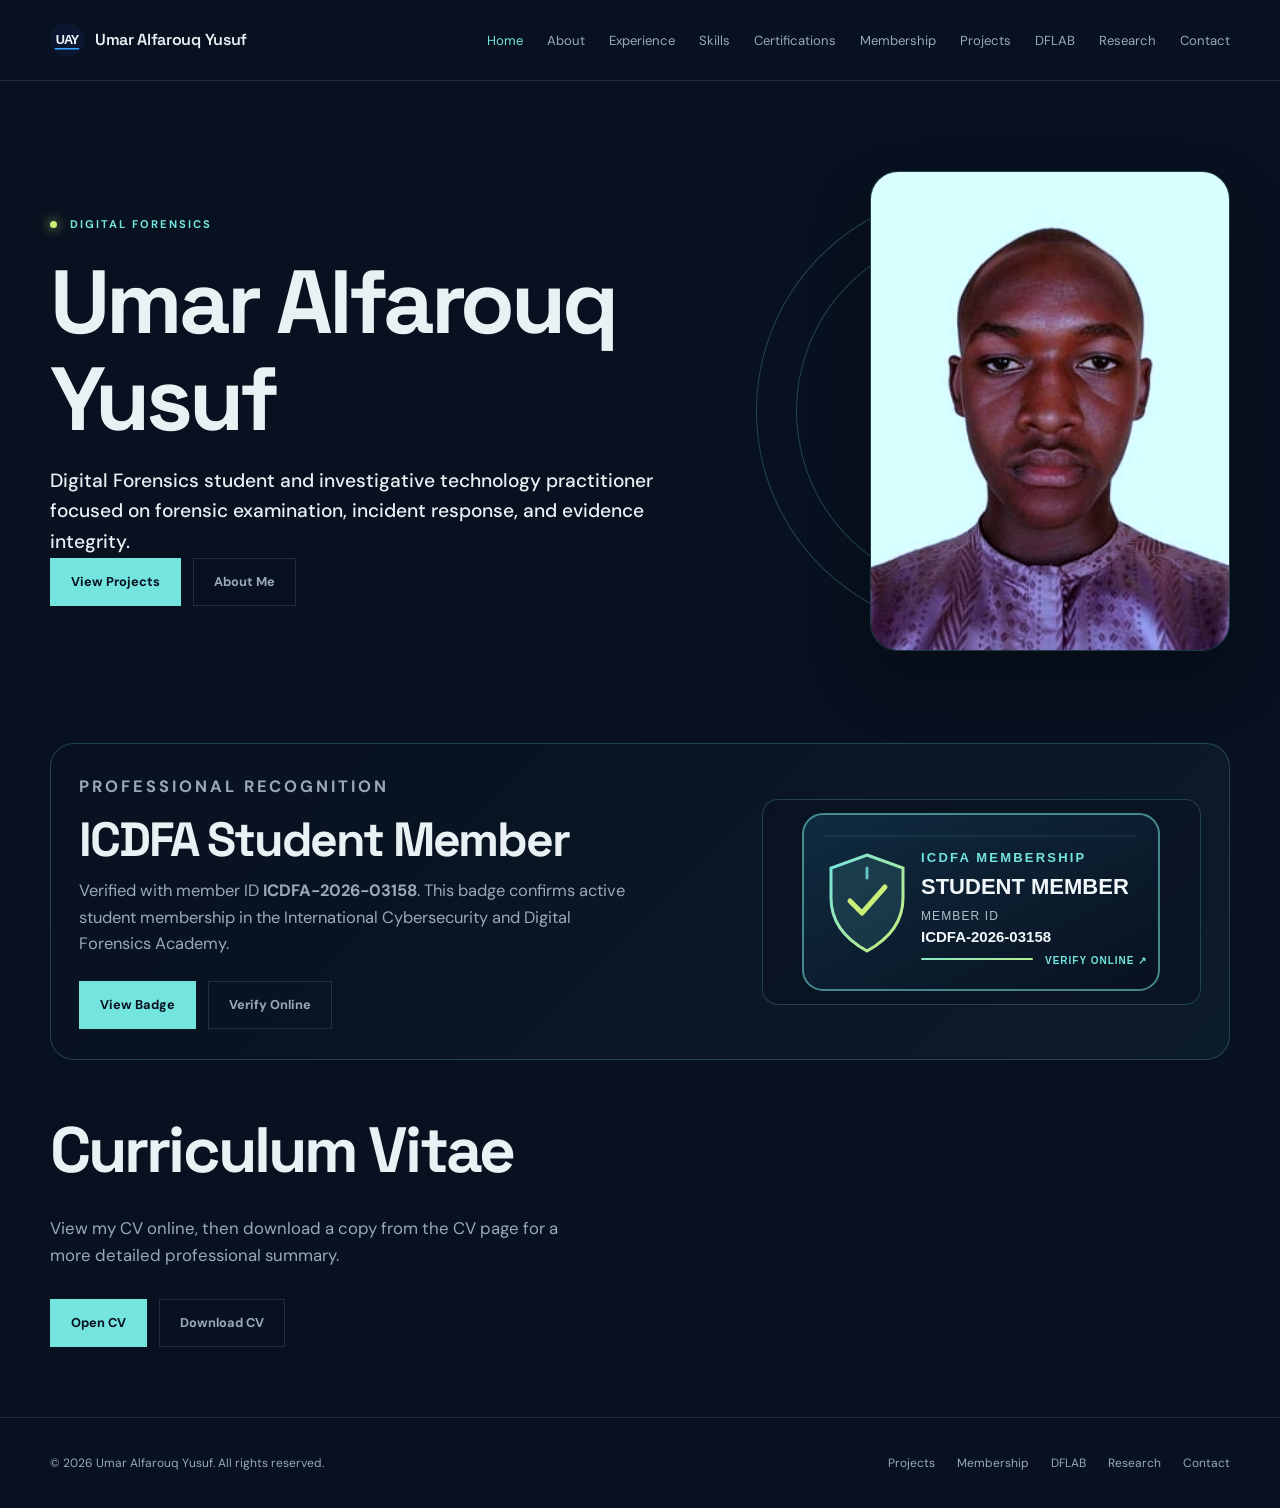
<file: index.html>
<!doctype html>
<html lang="en">
<head>
  <meta charset="UTF-8">
  <meta name="viewport" content="width=device-width, initial-scale=1.0">
  <meta name="description" content="Digital Forensics portfolio of Umar Alfarouq Yusuf, documenting practical work, experience, projects, research, and laboratory development.">
  <meta name="theme-color" content="#08111f">
  <title>Umar Alfarouq Yusuf | Digital Forensics</title>
  <link rel="icon" type="image/svg+xml" href="/assets/images/favicon.svg">
  <link rel="preconnect" href="https://fonts.googleapis.com">
  <link rel="preconnect" href="https://fonts.gstatic.com" crossorigin>
  <link href="https://fonts.googleapis.com/css2?family=DM+Sans:wght@400;500;600;700&family=Space+Grotesk:wght@500;600;700&display=swap" rel="stylesheet">
  <link rel="stylesheet" href="css/style.css">
  <style>
    .hero { display: grid; grid-template-columns: 1.1fr .9fr; align-items: center; min-height: 650px; gap: 50px; padding: 90px 0 80px; }
    .hero-copy { max-width: 620px; }
    .hero-subtitle { margin: 18px 0 0; font-size: 1.2rem; font-weight: 500; color: var(--ink); }
    .hero-visual { position: relative; display: flex; align-items: center; justify-content: center; min-height: 480px; }
    .orbit { position: absolute; border: 1px solid rgba(116,228,223,.25); border-radius: 50%; }
    .orbit-one { width: 360px; height: 360px; }
    .orbit-two { width: 440px; height: 440px; }
    .profile-photo { position: relative; z-index: 2; width: min(72vw, 360px); max-width: 360px; border-radius: 28px; overflow: hidden; box-shadow: 0 30px 60px rgba(0,0,0,.28); border: 1px solid rgba(116,228,223,.2); background: #08111f; }
    .profile-photo img { display: block; width: 100%; height: auto; }
    .membership-feature { padding: 12px 0 56px; }
    .membership-box { display: grid; grid-template-columns: 1.2fr .8fr; gap: 24px; align-items: center; padding: 30px 28px; border: 1px solid rgba(116,228,223,.22); border-radius: 24px; background: linear-gradient(135deg, rgba(8,17,31,.8), rgba(15,32,46,.7)); }
    .membership-box h2 { margin: 0 0 12px; font-size: clamp(2rem, 4vw, 3rem); }
    .membership-box p { max-width: 560px; margin: 0; color: var(--muted); font-size: 1.03rem; }
    .membership-box .eyebrow { margin-bottom: 14px; }
    .membership-actions { margin-top: 24px; display: flex; flex-wrap: wrap; gap: 12px; }
    .membership-badge-card { display: flex; justify-content: center; align-items: center; padding: 12px; border: 1px solid rgba(116,228,223,.22); border-radius: 16px; background: rgba(8,17,31,.5); transition: transform .2s ease, border-color .2s ease; }
    .membership-badge-card:hover, .membership-badge-card:focus-visible { border-color: rgba(116,228,223,.7); transform: translateY(-2px); outline: none; }
    .membership-badge-card img { display: block; width: min(100%, 360px); height: auto; border-radius: 12px; }
    @media (max-width: 760px) { .membership-box { grid-template-columns: 1fr; } }
  </style>
</head>
<body>
  <a class="skip-link" href="#main-content">Skip to content</a>
  <header class="site-header">
    <div class="container nav-wrap">
      <a class="brand" href="index.html" aria-label="Umar Alfarouq Yusuf home">
        <img src="assets/images/uay-emblem.svg" class="brand-emblem" alt="UAY emblem" width="34" height="34">
        <span>Umar Alfarouq Yusuf</span>
      </a>
      <nav class="site-nav" aria-label="Primary navigation">
        <a class="active" href="index.html" aria-current="page">Home</a>
        <a href="about.html">About</a>
        <a href="experience.html">Experience</a>
        <a href="skills.html">Skills</a>
        <a href="certifications.html">Certifications</a>
        <a href="membership.html">Membership</a>
        <a href="projects.html">Projects</a>
        <a href="lab.html">DFLAB</a>
        <a href="research.html">Research</a>
        <a href="contact.html">Contact</a>
      </nav>
    </div>
  </header>
  <main id="main-content">
    <section class="hero container" aria-labelledby="hero-title">
      <div class="hero-copy">
        <p class="eyebrow"><span class="status-dot"></span> Digital Forensics</p>
        <h1 id="hero-title">Umar Alfarouq Yusuf</h1>
        <p class="hero-subtitle">Digital Forensics student and investigative technology practitioner focused on forensic examination, incident response, and evidence integrity.</p>
        <div class="hero-actions">
          <a class="button button-primary" href="projects.html">View Projects</a>
          <a class="button button-secondary" href="about.html">About Me</a>
        </div>
      </div>
      <div class="hero-visual" aria-label="Digital forensics focus">
        <div class="orbit orbit-one"></div>
        <div class="orbit orbit-two"></div>
        <div class="profile-photo"><img src="passport.jpg" alt="Portrait of Umar Alfarouq Yusuf"></div>
      </div>
    </section>

    <section class="container membership-feature" aria-labelledby="membership-feature-title">
      <div class="membership-box">
        <div>
          <p class="eyebrow">Professional recognition</p>
          <h2 id="membership-feature-title">ICDFA Student Member</h2>
          <p>Verified with member ID <strong>ICDFA-2026-03158</strong>. This badge confirms active student membership in the International Cybersecurity and Digital Forensics Academy.</p>
          <div class="membership-actions">
            <a class="button button-primary" href="membership.html">View Badge</a>
            <a class="button button-secondary" href="https://membership.icdfa.edu.ng/verify.php?id=ICDFA-2026-03158" target="_blank" rel="noopener noreferrer">Verify Online</a>
          </div>
        </div>
        <a class="membership-badge-card" href="membership.html" aria-label="View membership badge page">
          <img src="assets/images/icdfa-student-member-badge.svg" alt="ICDFA Student Member portfolio badge">
        </a>
      </div>
    </section>

    <section class="container" style="padding:0 0 70px" aria-labelledby="cv-title">
      <h2 id="cv-title">Curriculum Vitae</h2>
      <p class="hero-text">View my CV online, then download a copy from the CV page for a more detailed professional summary.</p>
      <div class="hero-actions">
        <a class="button button-primary" href="cv.html">Open CV</a>
        <a class="button button-secondary" href="cv.html" download>Download CV</a>
      </div>
    </section>
  </main>

  <footer class="site-footer">
    <div class="container footer-wrap">
      <p>© 2026 Umar Alfarouq Yusuf. All rights reserved.</p>
      <div>
        <a href="projects.html">Projects</a>
        <a href="membership.html">Membership</a>
        <a href="lab.html">DFLAB</a>
        <a href="research.html">Research</a>
        <a href="contact.html">Contact</a>
      </div>
    </div>
  </footer>
</body>
</html>
</file>
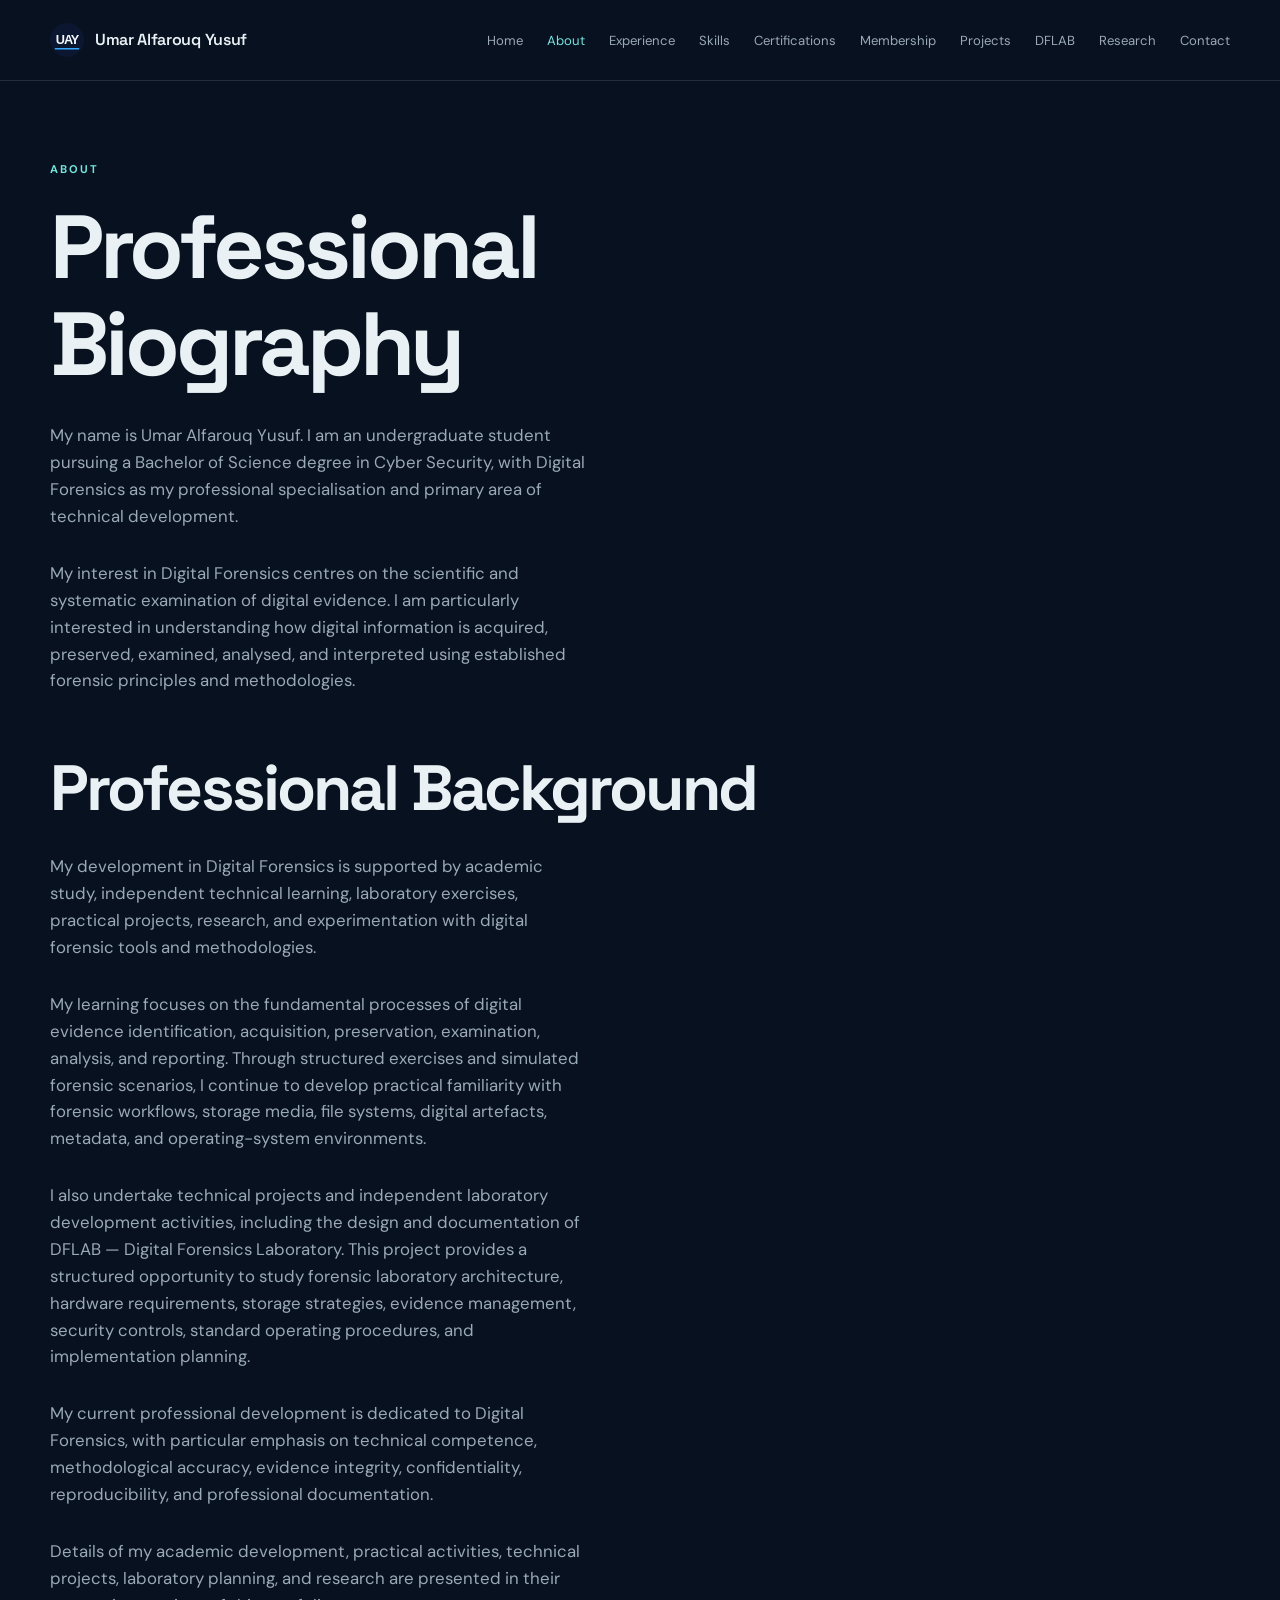
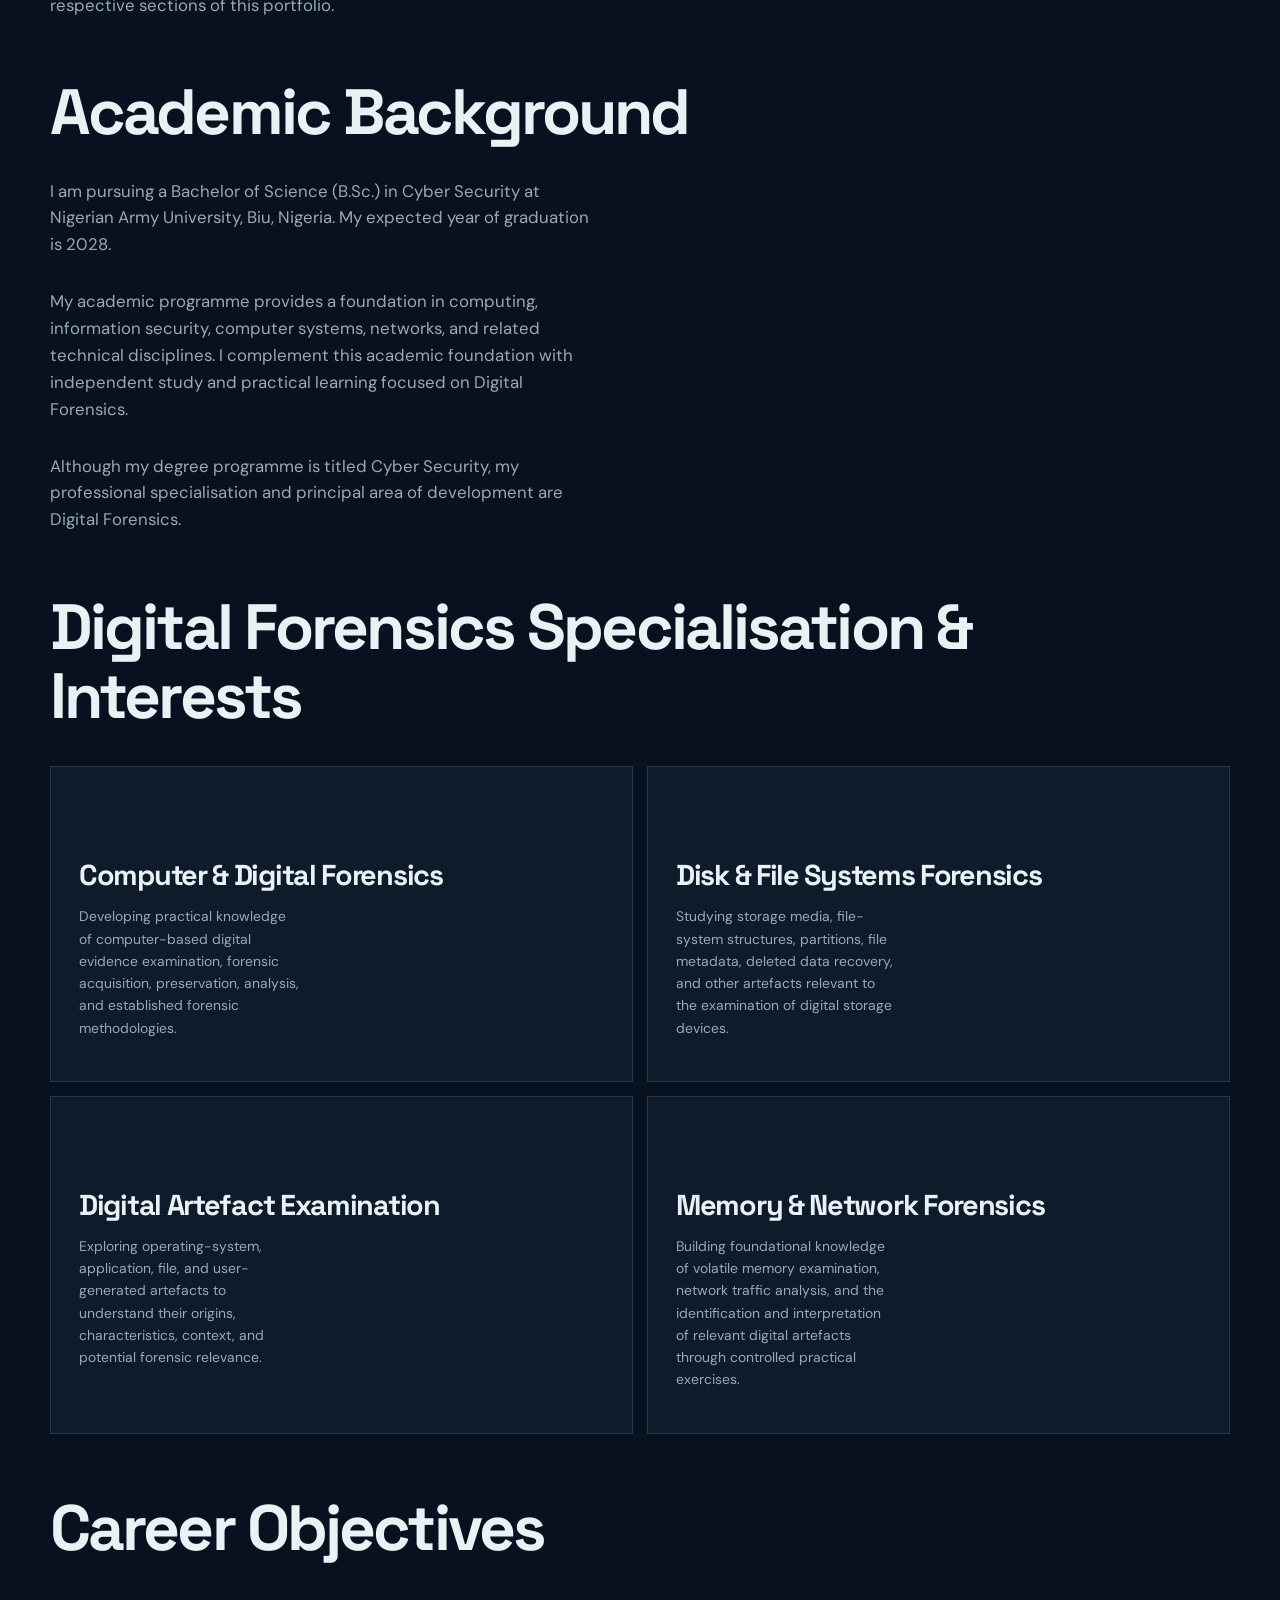
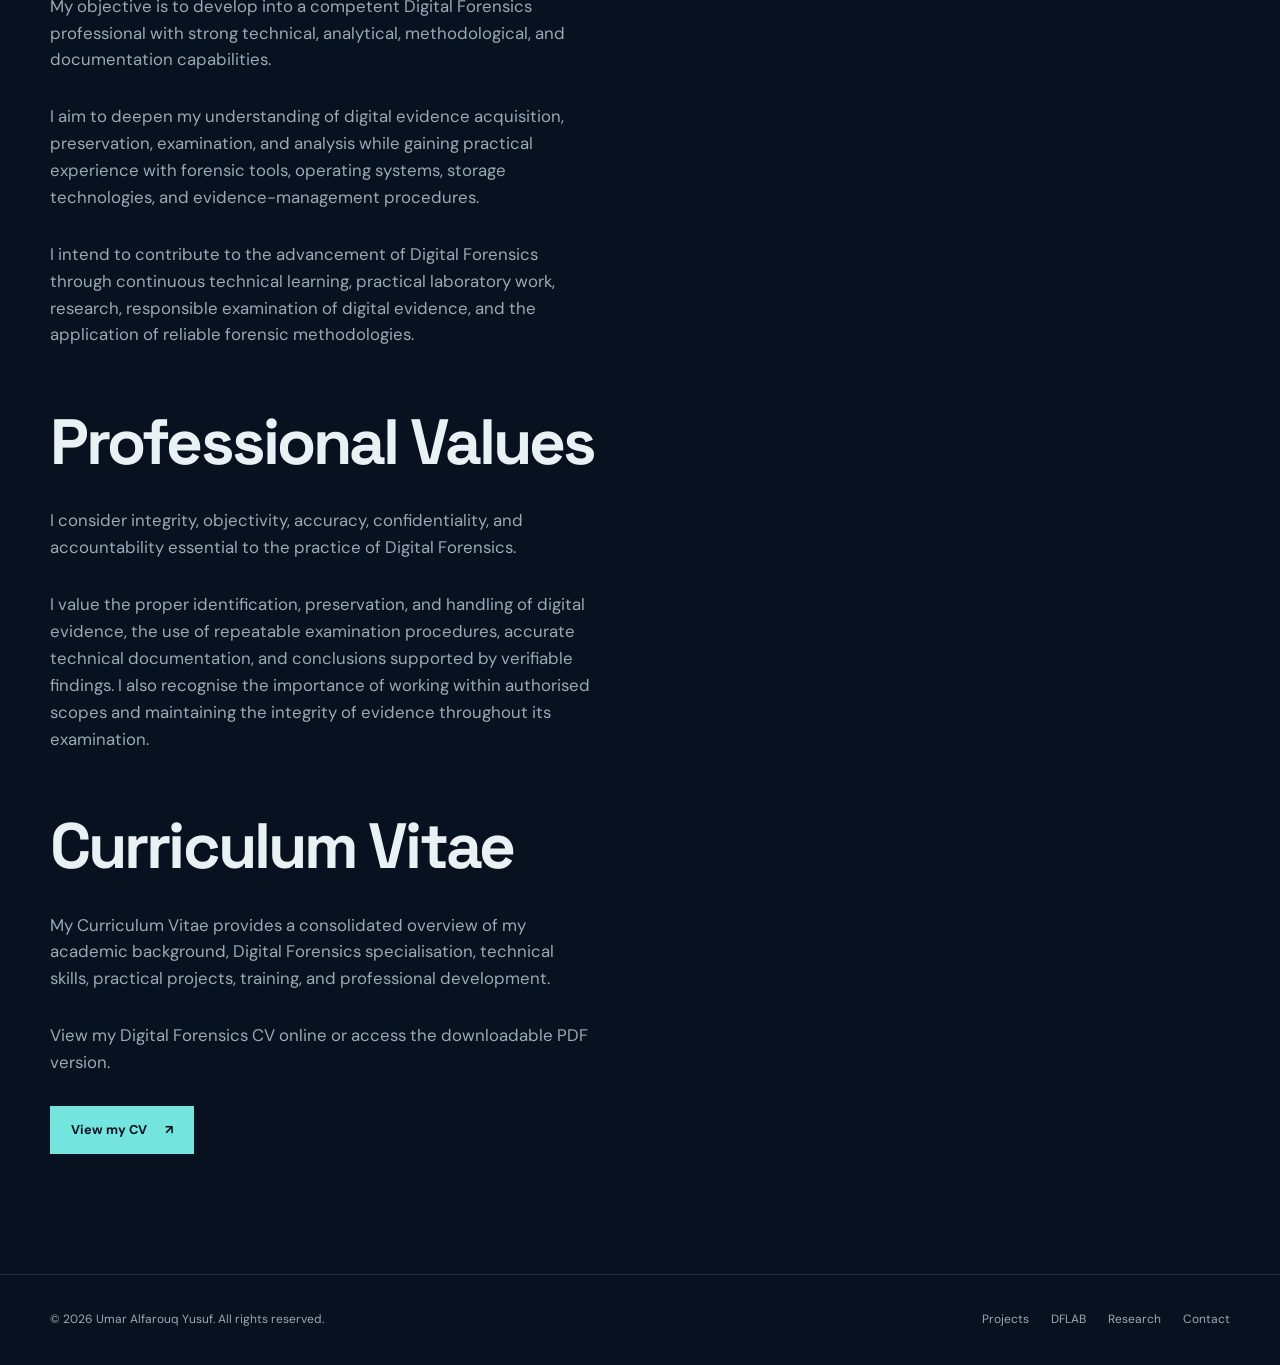
<file: about.html>
<!doctype html>
<html lang="en">
<head>
  <meta charset="UTF-8">
  <meta name="viewport" content="width=device-width, initial-scale=1.0">
  <meta name="description" content="Professional biography, academic background, Digital Forensics specialisation, interests, and career objectives of Umar Alfarouq Yusuf.">
  <meta name="theme-color" content="#08111f">
  <title>About | Umar Alfarouq Yusuf — Digital Forensics</title>
  <link rel="preconnect" href="https://fonts.googleapis.com">
  <link rel="preconnect" href="https://fonts.gstatic.com" crossorigin>
  <link href="https://fonts.googleapis.com/css2?family=DM+Sans:wght@400;500;600;700&family=Space+Grotesk:wght@500;600;700&display=swap" rel="stylesheet">
  <link rel="stylesheet" href="css/style.css">
</head>
<body>
<header class="site-header">
  <div class="container nav-wrap">
    <a class="brand" href="index.html" aria-label="Umar Alfarouq Yusuf home">
      <img src="assets/images/uay-emblem.svg" class="brand-emblem" alt="UAY emblem" width="34" height="34">
      <span>Umar Alfarouq Yusuf</span>
    </a>

    <nav class="site-nav" aria-label="Primary navigation">
      <a href="index.html">Home</a>
      <a class="active" href="about.html" aria-current="page">About</a>
      <a href="experience.html">Experience</a>
      <a href="skills.html">Skills</a>
      <a href="certifications.html">Certifications</a>
      <a href="membership.html">Membership</a>
      <a href="projects.html">Projects</a>
      <a href="lab.html">DFLAB</a>
      <a href="research.html">Research</a>
      <a href="contact.html">Contact</a>
    </nav>
  </div>
</header>

<main class="container" style="padding:80px 0 120px">

  <section aria-labelledby="bio-title">
    <p class="eyebrow">About</p>
    <h1 id="bio-title">Professional Biography</h1>

    <p class="hero-text">
      My name is Umar Alfarouq Yusuf. I am an undergraduate student
      pursuing a Bachelor of Science degree in Cyber Security, with
      Digital Forensics as my professional specialisation and primary
      area of technical development.
    </p>

    <p class="hero-text">
      My interest in Digital Forensics centres on the scientific and
      systematic examination of digital evidence. I am particularly
      interested in understanding how digital information is acquired,
      preserved, examined, analysed, and interpreted using established
      forensic principles and methodologies.
    </p>
  </section>

  <section style="margin-top:60px" aria-labelledby="background-title">
    <h2 id="background-title">Professional Background</h2>

    <p class="hero-text">
      My development in Digital Forensics is supported by academic
      study, independent technical learning, laboratory exercises,
      practical projects, research, and experimentation with digital
      forensic tools and methodologies.
    </p>

    <p class="hero-text">
      My learning focuses on the fundamental processes of digital
      evidence identification, acquisition, preservation, examination,
      analysis, and reporting. Through structured exercises and
      simulated forensic scenarios, I continue to develop practical
      familiarity with forensic workflows, storage media, file
      systems, digital artefacts, metadata, and operating-system
      environments.
    </p>

    <p class="hero-text">
      I also undertake technical projects and independent laboratory
      development activities, including the design and documentation
      of DFLAB — Digital Forensics Laboratory. This project provides
      a structured opportunity to study forensic laboratory
      architecture, hardware requirements, storage strategies,
      evidence management, security controls, standard operating
      procedures, and implementation planning.
    </p>

    <p class="hero-text">
      My current professional development is dedicated to Digital
      Forensics, with particular emphasis on technical competence,
      methodological accuracy, evidence integrity, confidentiality,
      reproducibility, and professional documentation.
    </p>

    <p class="hero-text">
      Details of my academic development, practical activities,
      technical projects, laboratory planning, and research are
      presented in their respective sections of this portfolio.
    </p>
  </section>

  <section style="margin-top:60px" aria-labelledby="academic-title">
    <h2 id="academic-title">Academic Background</h2>

    <p class="hero-text">
      I am pursuing a Bachelor of Science (B.Sc.) in Cyber Security
      at Nigerian Army University, Biu, Nigeria. My expected year of
      graduation is 2028.
    </p>

    <p class="hero-text">
      My academic programme provides a foundation in computing,
      information security, computer systems, networks, and related
      technical disciplines. I complement this academic foundation
      with independent study and practical learning focused on
      Digital Forensics.
    </p>

    <p class="hero-text">
      Although my degree programme is titled Cyber Security, my
      professional specialisation and principal area of development
      are Digital Forensics.
    </p>
  </section>

  <section style="margin-top:60px" aria-labelledby="interests-title">
    <h2 id="interests-title">Digital Forensics Specialisation &amp; Interests</h2>

    <div class="focus-grid" style="margin-top:35px;grid-template-columns:repeat(2,minmax(0,1fr))">

      <article class="focus-card">
        <h3>Computer &amp; Digital Forensics</h3>
        <p>
          Developing practical knowledge of computer-based digital
          evidence examination, forensic acquisition, preservation,
          analysis, and established forensic methodologies.
        </p>
      </article>

      <article class="focus-card">
        <h3>Disk &amp; File Systems Forensics</h3>
        <p>
          Studying storage media, file-system structures, partitions,
          file metadata, deleted data recovery, and other artefacts
          relevant to the examination of digital storage devices.
        </p>
      </article>

      <article class="focus-card">
        <h3>Digital Artefact Examination</h3>
        <p>
          Exploring operating-system, application, file, and
          user-generated artefacts to understand their origins,
          characteristics, context, and potential forensic relevance.
        </p>
      </article>

      <article class="focus-card">
        <h3>Memory &amp; Network Forensics</h3>
        <p>
          Building foundational knowledge of volatile memory
          examination, network traffic analysis, and the identification
          and interpretation of relevant digital artefacts through
          controlled practical exercises.
        </p>
      </article>

    </div>
  </section>

  <section style="margin-top:60px" aria-labelledby="objectives-title">
    <h2 id="objectives-title">Career Objectives</h2>

    <p class="hero-text">
      My objective is to develop into a competent Digital Forensics
      professional with strong technical, analytical, methodological,
      and documentation capabilities.
    </p>

    <p class="hero-text">
      I aim to deepen my understanding of digital evidence acquisition,
      preservation, examination, and analysis while gaining practical
      experience with forensic tools, operating systems, storage
      technologies, and evidence-management procedures.
    </p>

    <p class="hero-text">
      I intend to contribute to the advancement of Digital Forensics
      through continuous technical learning, practical laboratory
      work, research, responsible examination of digital evidence,
      and the application of reliable forensic methodologies.
    </p>
  </section>

  <section style="margin-top:60px" aria-labelledby="values-title">
    <h2 id="values-title">Professional Values</h2>

    <p class="hero-text">
      I consider integrity, objectivity, accuracy, confidentiality,
      and accountability essential to the practice of Digital
      Forensics.
    </p>

    <p class="hero-text">
      I value the proper identification, preservation, and handling
      of digital evidence, the use of repeatable examination
      procedures, accurate technical documentation, and conclusions
      supported by verifiable findings. I also recognise the
      importance of working within authorised scopes and maintaining
      the integrity of evidence throughout its examination.
    </p>
  </section>

  <section style="margin-top:60px" aria-labelledby="cv-title">
    <h2 id="cv-title">Curriculum Vitae</h2>

    <p class="hero-text">
      My Curriculum Vitae provides a consolidated overview of my
      academic background, Digital Forensics specialisation,
      technical skills, practical projects, training, and
      professional development.
    </p>

    <p class="hero-text">
      View my Digital Forensics CV online or access the downloadable
      PDF version.
    </p>

    <a class="button button-primary" href="cv.html">
      View my CV <span aria-hidden="true">↗</span>
    </a>
  </section>

</main>

<footer class="site-footer">
  <div class="container footer-wrap">
    <p>© 2026 Umar Alfarouq Yusuf. All rights reserved.</p>

    <div>
      <a href="projects.html">Projects</a>
      <a href="lab.html">DFLAB</a>
      <a href="research.html">Research</a>
      <a href="contact.html">Contact</a>
    </div>
  </div>
</footer>

</body>
</html>
</file>
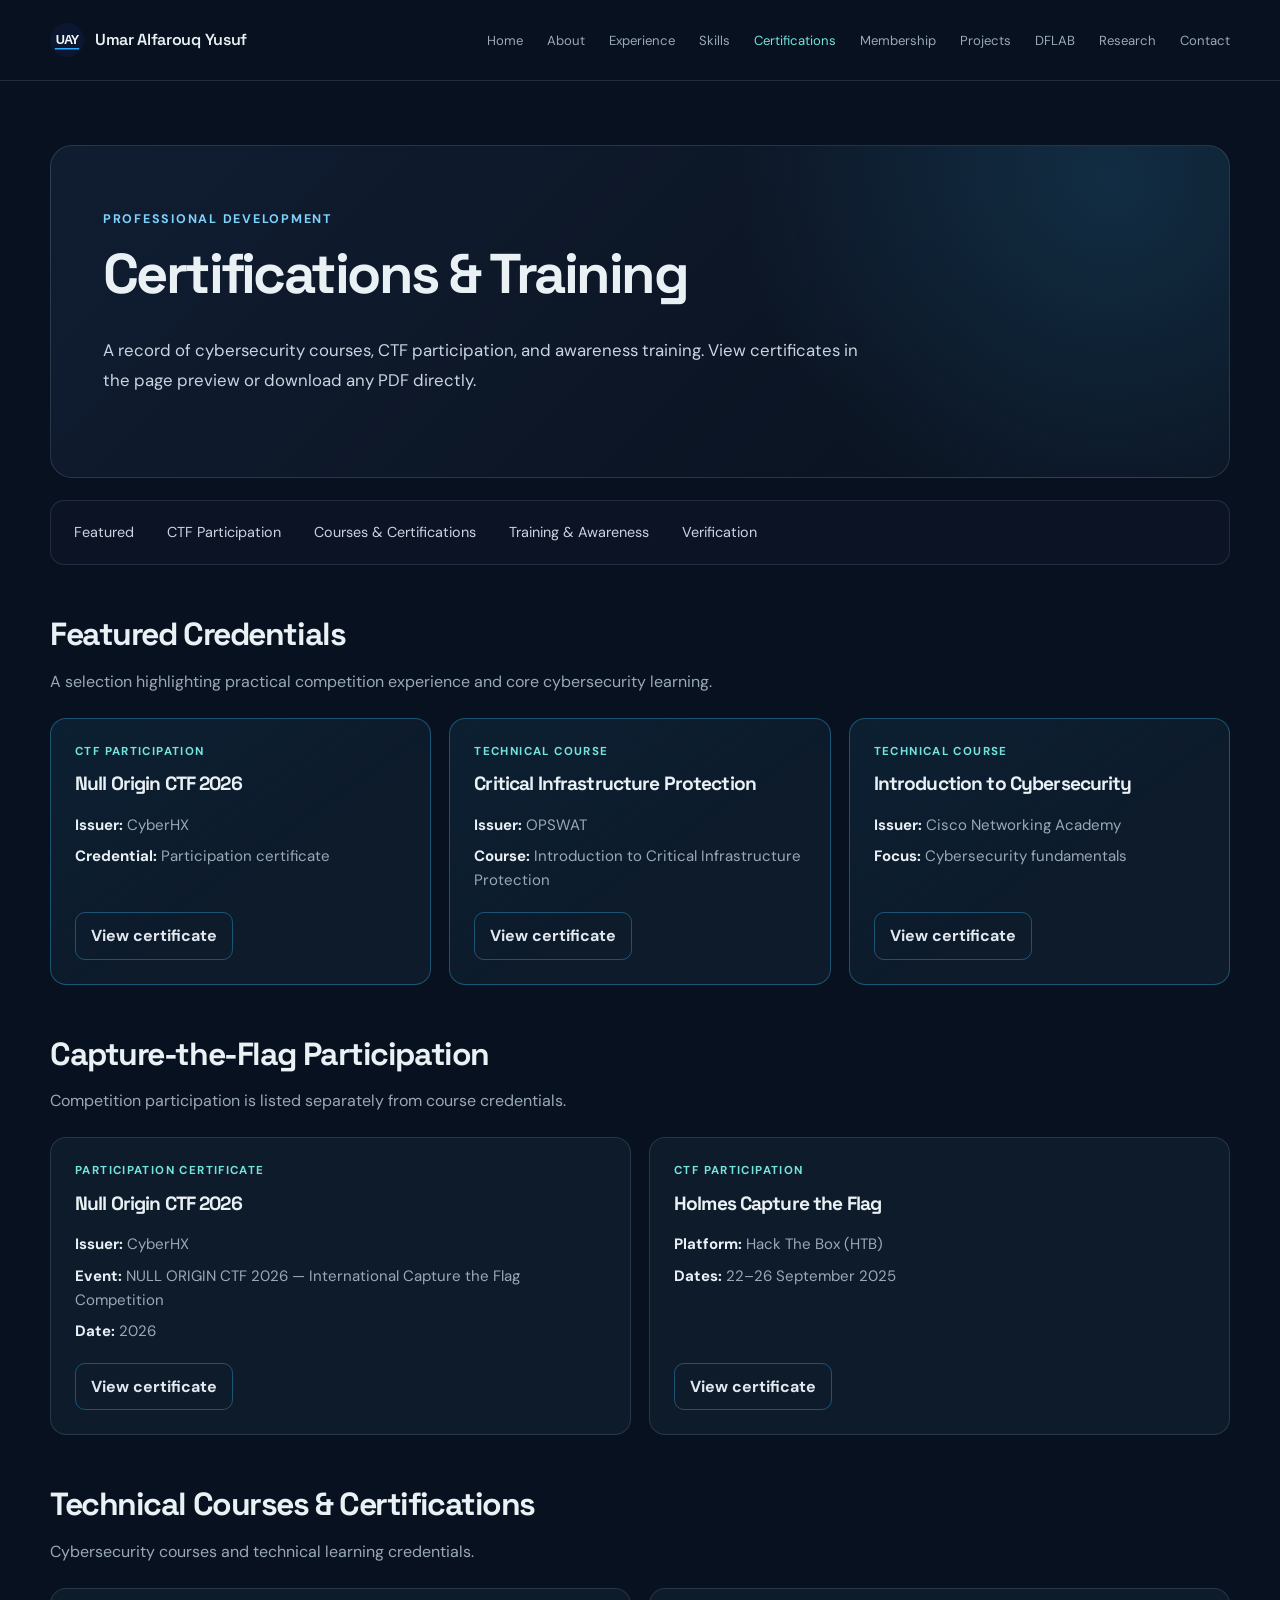
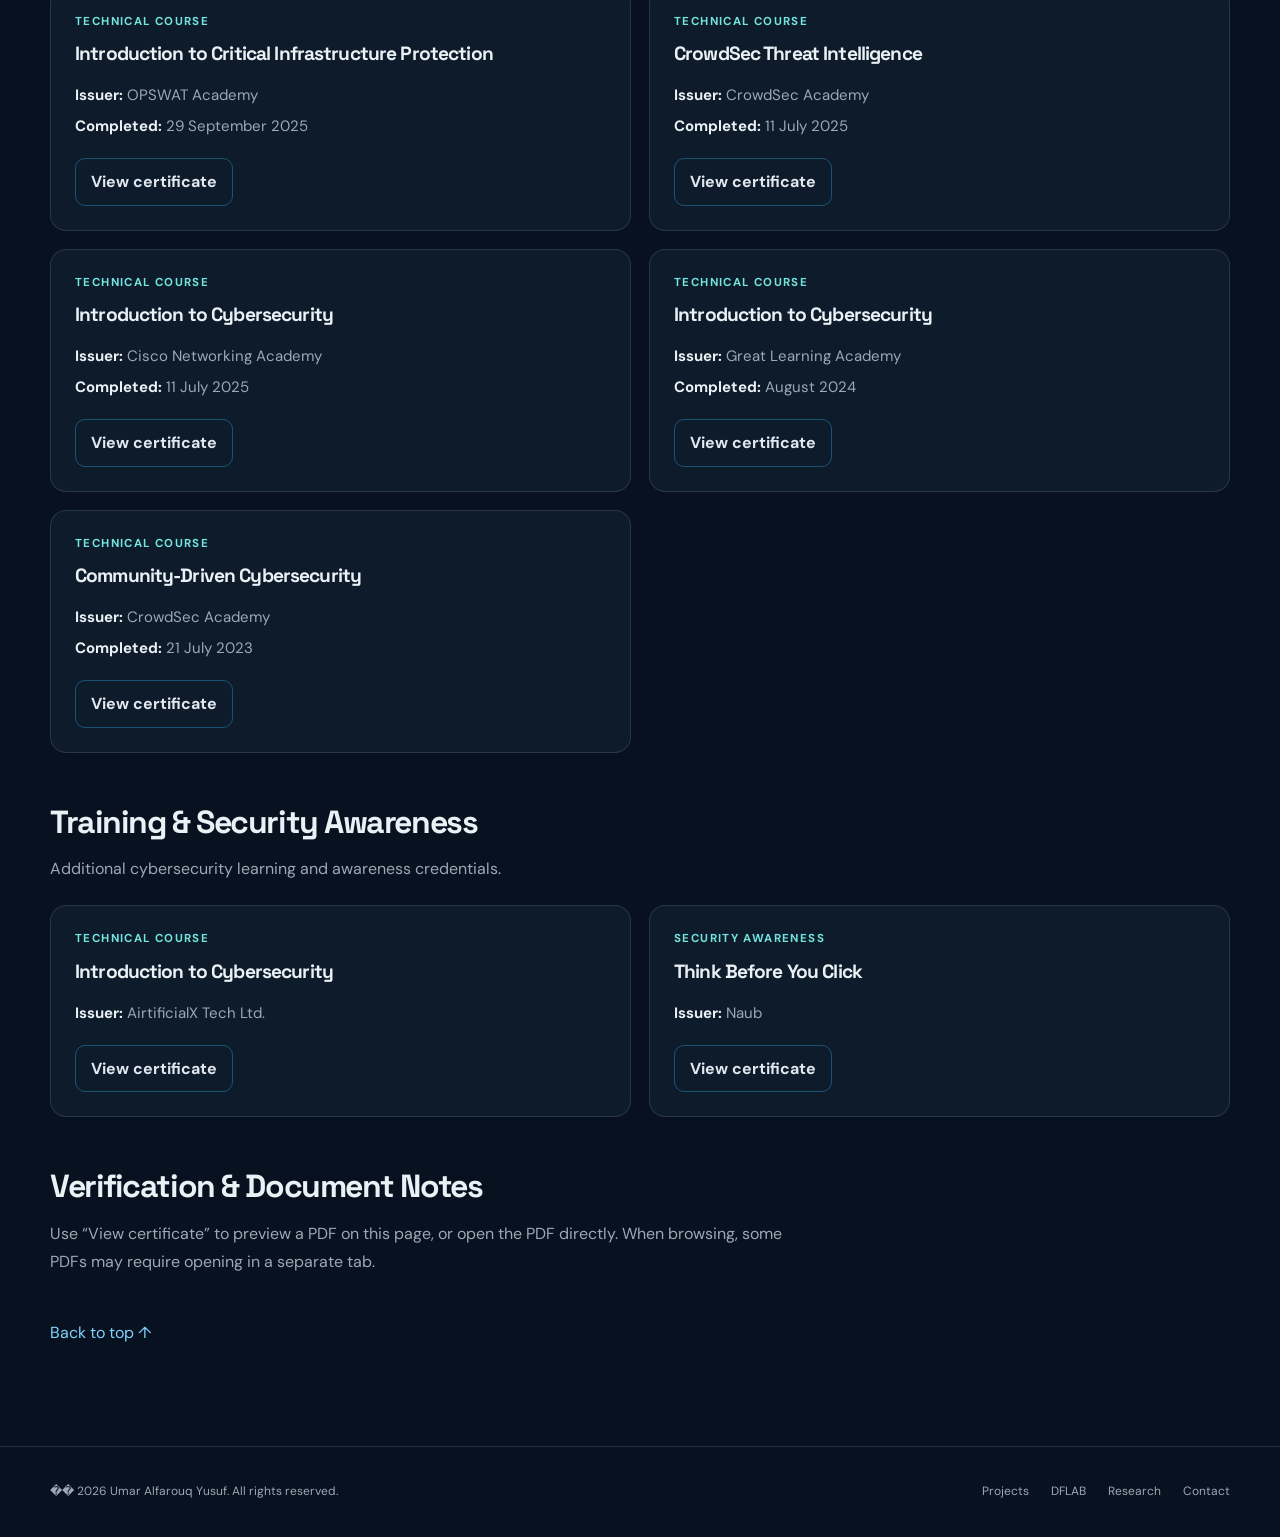
<file: certifications.html>
<!doctype html>
<html lang="en">
<head>
  <meta charset="UTF-8">
  <meta name="viewport" content="width=device-width, initial-scale=1.0">
  <meta name="description" content="Cybersecurity certifications, technical courses, training, and CTF participation of Umar Alfarouq Yusuf.">
  <meta name="theme-color" content="#08111f">
  <title>Certifications &amp; Training | Umar Alfarouq Yusuf</title>
  <link rel="preconnect" href="https://fonts.googleapis.com">
  <link rel="preconnect" href="https://fonts.gstatic.com" crossorigin>
  <link href="https://fonts.googleapis.com/css2?family=DM+Sans:wght@400;500;600;700&family=Space+Grotesk:wght@500;600;700&display=swap" rel="stylesheet">
  <link rel="stylesheet" href="css/style.css">
  <style>
    html { scroll-behavior: smooth; scroll-padding-top: 100px; }
    .credentials-main { padding: 64px 0 100px; }
    .credentials-hero { padding: clamp(28px, 5vw, 52px); border: 1px solid rgba(148, 163, 184, .2); border-radius: 22px; background: radial-gradient(circle at 90% 10%, rgba(56, 189, 248, .15), transparent 34%), linear-gradient(135deg, #101d31, #0b1423 72%); }
    .credentials-hero h1 { margin: 10px 0 14px; font-family: "Space Grotesk", sans-serif; font-size: clamp(2.1rem, 5vw, 3.5rem); line-height: 1.1; }
    .credentials-hero .hero-text { max-width: 760px; color: #cbd5e1; line-height: 1.8; }
    .credentials-eyebrow { color: #7dd3fc; font-size: .78rem; font-weight: 700; letter-spacing: .14em; text-transform: uppercase; }
    .credentials-nav { position: sticky; top: 10px; z-index: 20; display: flex; gap: 7px; overflow-x: auto; margin: 22px 0 44px; padding: 10px; border: 1px solid rgba(148, 163, 184, .18); border-radius: 14px; background: rgba(15, 23, 42, .6); }
    .credentials-nav a { flex: 0 0 auto; padding: 10px 13px; border-radius: 9px; color: #cbd5e1; font-size: .9rem; text-decoration: none; transition: background .2s ease, color .2s ease; }
    .credentials-nav a:hover, .credentials-nav a:focus-visible { outline: none; background: rgba(56, 189, 248, .14); color: #7dd3fc; }
    .credential-section { margin-top: 52px; scroll-margin-top: 96px; }
    .credential-section h2 { margin-bottom: 10px; font-family: "Space Grotesk", sans-serif; font-size: clamp(1.55rem, 3.5vw, 2rem); }
    .section-description { max-width: 760px; color: var(--muted, #aebccd); line-height: 1.75; }
    .credential-grid { display: grid; grid-template-columns: repeat(2, minmax(0, 1fr)); gap: 18px; margin-top: 22px; }
    .credential-grid--featured { grid-template-columns: repeat(3, minmax(0, 1fr)); }
    .credential-card { display: flex; min-width: 0; flex-direction: column; padding: 24px; border: 1px solid var(--line, rgba(148, 163, 184, .2)); border-radius: 16px; background: var(--panel, rgba(15, 23, 42, .7)); }
    .credential-card--featured { border-color: rgba(56, 189, 248, .35); background: linear-gradient(145deg, rgba(56, 189, 248, .09), var(--panel, rgba(15, 23, 42, .62)) 58%); }
    .credential-type { margin: 0 0 10px; color: var(--cyan, #38bdf8); font-size: .72rem; font-weight: 700; letter-spacing: .12em; text-transform: uppercase; }
    .credential-card h3 { margin: 0 0 15px; font-family: "Space Grotesk", sans-serif; font-size: 1.2rem; line-height: 1.4; overflow-wrap: anywhere; }
    .credential-details { display: grid; gap: 7px; margin: 0; }
    .credential-details p { margin: 0; color: var(--muted, #aebccd); font-size: .94rem; line-height: 1.6; overflow-wrap: anywhere; }
    .credential-details strong { color: var(--ink, #f8fafc); }
    .credential-actions { display: flex; flex-wrap: wrap; gap: 10px; margin-top: auto; padding-top: 20px; }
    .credential-button { display: inline-flex; align-items: center; justify-content: center; gap: 8px; min-height: 44px; padding: 10px 15px; border: 1px solid rgba(56, 189, 248, .35); border-radius: 10px; background: transparent; color: #e2e8f0; font: inherit; font-weight: 700; cursor: pointer; transition: background .2s ease, border-color .2s ease, transform .2s ease; }
    .credential-button:hover, .credential-button:focus-visible { border-color: rgba(56, 189, 248, .75); outline: none; background: rgba(56, 189, 248, .2); transform: translateY(-1px); }
    .credential-button--download { background: transparent; color: #cbd5e1; }
    .certificate-viewer { width: min(1100px, calc(100vw - 32px)); max-width: none; height: min(88vh, 1000px); max-height: none; padding: 0; overflow: hidden; border: 1px solid rgba(148, 163, 184, .2); border-radius: 14px; background: #0f172a; }
    .certificate-viewer::backdrop { background: rgba(2, 6, 15, .84); backdrop-filter: blur(4px); }
    .certificate-viewer__header { display: flex; align-items: center; justify-content: space-between; gap: 16px; padding: 14px 18px; border-bottom: 1px solid rgba(148, 163, 184, .2); }
    .certificate-viewer__title { margin: 0; font-family: "Space Grotesk", sans-serif; font-size: 1rem; }
    .certificate-viewer__close { flex: 0 0 auto; min-height: 40px; padding: 8px 12px; border: 1px solid rgba(148, 163, 184, .3); border-radius: 8px; background: transparent; color: #e2e8f0; font: inherit; }
    .certificate-viewer__frame { display: block; width: 100%; height: calc(100% - 62px); border: 0; background: #fff; }
    .certificate-viewer__fallback { padding: 10px 16px; color: #cbd5e1; font-size: .9rem; }
    .certificate-viewer__fallback a { color: #7dd3fc; }
    .back-to-top { display: inline-block; margin-top: 28px; color: #7dd3fc; text-decoration: none; }
    .back-to-top:hover { text-decoration: underline; }
    @media (max-width: 900px) { .credential-grid--featured { grid-template-columns: repeat(2, minmax(0, 1fr)); } }
    @media (max-width: 720px) { .credentials-main { padding-top: 38px; padding-bottom: 64px; } .credential-section { margin-top: 40px; } .credential-grid, .credential-grid--featured { grid-template-columns: 1fr; } .credentials-hero { padding: 24px 20px; } .credentials-nav { margin-bottom: 34px; } .credential-actions { display: grid; grid-template-columns: 1fr; } .credential-button { width: 100%; } }
    @media (prefers-reduced-motion: reduce) { html { scroll-behavior: auto; } *, *::before, *::after { transition-duration: .01ms !important; } }
  </style>
</head>
<body>
  <header class="site-header">
    <div class="container nav-wrap">
      <a class="brand" href="index.html" aria-label="Umar Alfarouq Yusuf home">
        <img src="assets/images/uay-emblem.svg" class="brand-emblem" alt="UAY emblem" width="34" height="34">
        <span>Umar Alfarouq Yusuf</span>
      </a>
      <nav class="site-nav" aria-label="Primary navigation">
        <a href="index.html">Home</a><a href="about.html">About</a><a href="experience.html">Experience</a><a href="skills.html">Skills</a><a class="active" href="certifications.html" aria-current="page">Certifications</a><a href="membership.html">Membership</a><a href="projects.html">Projects</a><a href="lab.html">DFLAB</a><a href="research.html">Research</a><a href="contact.html">Contact</a>
      </nav>
    </div>
  </header>

  <main class="container credentials-main" id="top">
    <section class="credentials-hero" aria-labelledby="page-title">
      <p class="credentials-eyebrow">Professional Development</p>
      <h1 id="page-title">Certifications &amp; Training</h1>
      <p class="hero-text">A record of cybersecurity courses, CTF participation, and awareness training. View certificates in the page preview or download any PDF directly.</p>
    </section>

    <nav class="credentials-nav" aria-label="Credential categories">
      <a href="#featured">Featured</a><a href="#ctf">CTF Participation</a><a href="#courses">Courses &amp; Certifications</a><a href="#programmes">Training &amp; Awareness</a><a href="#verification">Verification</a>
    </nav>

    <section class="credential-section" id="featured" aria-labelledby="featured-title">
      <h2 id="featured-title">Featured Credentials</h2>
      <p class="section-description">A selection highlighting practical competition experience and core cybersecurity learning.</p>
      <div class="credential-grid credential-grid--featured">
        <article class="credential-card credential-card--featured"><p class="credential-type">CTF participation</p><h3>Null Origin CTF 2026</h3><div class="credential-details"><p><strong>Issuer:</strong> CyberHX</p><p><strong>Credential:</strong> Participation certificate</p></div><div class="credential-actions"><button class="credential-button js-view-certificate" type="button" data-pdf="assets/documents/certificates/CYBERHX%20-%202026%20Null%20Origin%20CTF.pdf" data-title="Null Origin CTF 2026">View certificate</button></div></article>
        <article class="credential-card credential-card--featured"><p class="credential-type">Technical course</p><h3>Critical Infrastructure Protection</h3><div class="credential-details"><p><strong>Issuer:</strong> OPSWAT</p><p><strong>Course:</strong> Introduction to Critical Infrastructure Protection</p></div><div class="credential-actions"><button class="credential-button js-view-certificate" type="button" data-pdf="assets/documents/certificates/Opswat%20-%20Introduction%20to%20Critical%20Infrastructure%20Protection.pdf" data-title="Critical Infrastructure Protection">View certificate</button></div></article>
        <article class="credential-card credential-card--featured"><p class="credential-type">Technical course</p><h3>Introduction to Cybersecurity</h3><div class="credential-details"><p><strong>Issuer:</strong> Cisco Networking Academy</p><p><strong>Focus:</strong> Cybersecurity fundamentals</p></div><div class="credential-actions"><button class="credential-button js-view-certificate" type="button" data-pdf="assets/documents/certificates/Cisco%20-%20Introduction%20to%20Cybersecurity.pdf" data-title="Introduction to Cybersecurity">View certificate</button></div></article>
      </div>
    </section>

    <section class="credential-section" id="ctf"><h2>Capture-the-Flag Participation</h2><p class="section-description">Competition participation is listed separately from course credentials.</p><div class="credential-grid"><article class="credential-card"><p class="credential-type">Participation certificate</p><h3>Null Origin CTF 2026</h3><div class="credential-details"><p><strong>Issuer:</strong> CyberHX</p><p><strong>Event:</strong> NULL ORIGIN CTF 2026 — International Capture the Flag Competition</p><p><strong>Date:</strong> 2026</p></div><div class="credential-actions"><button class="credential-button js-view-certificate" type="button" data-pdf="assets/documents/certificates/CYBERHX%20-%202026%20Null%20Origin%20CTF.pdf" data-title="Null Origin CTF 2026">View certificate</button></div></article><article class="credential-card"><p class="credential-type">CTF participation</p><h3>Holmes Capture the Flag</h3><div class="credential-details"><p><strong>Platform:</strong> Hack The Box (HTB)</p><p><strong>Dates:</strong> 22–26 September 2025</p></div><div class="credential-actions"><button class="credential-button js-view-certificate" type="button" data-pdf="assets/documents/certificates/Holmes%20Capture%20The%20Flag%20(CTF).pdf" data-title="Holmes Capture the Flag">View certificate</button></div></article></div></section>

    <section class="credential-section" id="courses"><h2>Technical Courses &amp; Certifications</h2><p class="section-description">Cybersecurity courses and technical learning credentials.</p><div class="credential-grid"><article class="credential-card"><p class="credential-type">Technical course</p><h3>Introduction to Critical Infrastructure Protection</h3><div class="credential-details"><p><strong>Issuer:</strong> OPSWAT Academy</p><p><strong>Completed:</strong> 29 September 2025</p></div><div class="credential-actions"><button class="credential-button js-view-certificate" type="button" data-pdf="assets/documents/certificates/Opswat%20-%20Introduction%20to%20Critical%20Infrastructure%20Protection.pdf" data-title="Introduction to Critical Infrastructure Protection">View certificate</button></div></article><article class="credential-card"><p class="credential-type">Technical course</p><h3>CrowdSec Threat Intelligence</h3><div class="credential-details"><p><strong>Issuer:</strong> CrowdSec Academy</p><p><strong>Completed:</strong> 11 July 2025</p></div><div class="credential-actions"><button class="credential-button js-view-certificate" type="button" data-pdf="assets/documents/certificates/CrowdSec%20-%20CrowdSec%20Threat%20Intelligence.pdf" data-title="CrowdSec Threat Intelligence">View certificate</button></div></article><article class="credential-card"><p class="credential-type">Technical course</p><h3>Introduction to Cybersecurity</h3><div class="credential-details"><p><strong>Issuer:</strong> Cisco Networking Academy</p><p><strong>Completed:</strong> 11 July 2025</p></div><div class="credential-actions"><button class="credential-button js-view-certificate" type="button" data-pdf="assets/documents/certificates/Cisco%20-%20Introduction%20to%20Cybersecurity.pdf" data-title="Introduction to Cybersecurity">View certificate</button></div></article><article class="credential-card"><p class="credential-type">Technical course</p><h3>Introduction to Cybersecurity</h3><div class="credential-details"><p><strong>Issuer:</strong> Great Learning Academy</p><p><strong>Completed:</strong> August 2024</p></div><div class="credential-actions"><button class="credential-button js-view-certificate" type="button" data-pdf="assets/documents/certificates/Great%20Learning%20-%20Introduction%20to%20Cybersecurity.pdf" data-title="Introduction to Cybersecurity">View certificate</button></div></article><article class="credential-card"><p class="credential-type">Technical course</p><h3>Community-Driven Cybersecurity</h3><div class="credential-details"><p><strong>Issuer:</strong> CrowdSec Academy</p><p><strong>Completed:</strong> 21 July 2023</p></div><div class="credential-actions"><button class="credential-button js-view-certificate" type="button" data-pdf="assets/documents/certificates/CrowdSec%20-%20Community%20Driven%20Cybersecurity.pdf" data-title="Community-Driven Cybersecurity">View certificate</button></div></article></div></section>

    <section class="credential-section" id="programmes"><h2>Training &amp; Security Awareness</h2><p class="section-description">Additional cybersecurity learning and awareness credentials.</p><div class="credential-grid"><article class="credential-card"><p class="credential-type">Technical course</p><h3>Introduction to Cybersecurity</h3><div class="credential-details"><p><strong>Issuer:</strong> AirtificialX Tech Ltd.</p></div><div class="credential-actions"><button class="credential-button js-view-certificate" type="button" data-pdf="assets/documents/certificates/AirtificialX%20Tech%20Ltd.%20-%20Introduction%20to%20Cybersecurity.pdf" data-title="Introduction to Cybersecurity">View certificate</button></div></article><article class="credential-card"><p class="credential-type">Security awareness</p><h3>Think Before You Click</h3><div class="credential-details"><p><strong>Issuer:</strong> Naub</p></div><div class="credential-actions"><button class="credential-button js-view-certificate" type="button" data-pdf="assets/documents/certificates/Naub%20-%20Think%20Before%20You%20Click.pdf" data-title="Think Before You Click">View certificate</button></div></article></div></section>

    <section class="credential-section" id="verification"><h2>Verification &amp; Document Notes</h2><p class="section-description">Use “View certificate” to preview a PDF on this page, or open the PDF directly. When browsing, some PDFs may require opening in a separate tab.</p><a class="back-to-top" href="#top">Back to top ↑</a></section>
  </main>

  <dialog class="certificate-viewer" id="certificate-viewer" aria-labelledby="certificate-viewer-title">
    <div class="certificate-viewer__header">
      <h2 class="certificate-viewer__title" id="certificate-viewer-title">Certificate preview</h2>
      <button class="certificate-viewer__close" id="certificate-viewer-close" type="button" aria-label="Close certificate preview">Close ✕</button>
    </div>
    <iframe class="certificate-viewer__frame" id="certificate-viewer-frame" title="Certificate PDF preview"></iframe>
    <p class="certificate-viewer__fallback">If the preview is unavailable, <a id="certificate-viewer-link" href="#" target="_blank" rel="noopener noreferrer">open the PDF directly</a>.</p>
  </dialog>

  <footer class="site-footer"><div class="container footer-wrap"><p>�� 2026 Umar Alfarouq Yusuf. All rights reserved.</p><div><a href="projects.html">Projects</a><a href="lab.html">DFLAB</a><a href="research.html">Research</a><a href="contact.html">Contact</a></div></div></footer>

  <script>
    (() => {
      const viewer = document.getElementById('certificate-viewer');
      const frame = document.getElementById('certificate-viewer-frame');
      const title = document.getElementById('certificate-viewer-title');
      const fallbackLink = document.getElementById('certificate-viewer-link');
      const closeButton = document.getElementById('certificate-viewer-close');
      document.querySelectorAll('.js-view-certificate').forEach((button) => {
        button.addEventListener('click', () => {
          const pdf = button.dataset.pdf;
          frame.src = pdf;
          frame.title = `${button.dataset.title} PDF preview`;
          title.textContent = button.dataset.title;
          fallbackLink.href = pdf;
          viewer.showModal();
        });
      });
      const closeViewer = () => { viewer.close(); frame.removeAttribute('src'); };
      closeButton.addEventListener('click', closeViewer);
      viewer.addEventListener('click', (event) => { if (event.target === viewer) closeViewer(); });
      viewer.addEventListener('close', () => frame.removeAttribute('src'));
    })();
  </script>
</body>
</html>
</file>
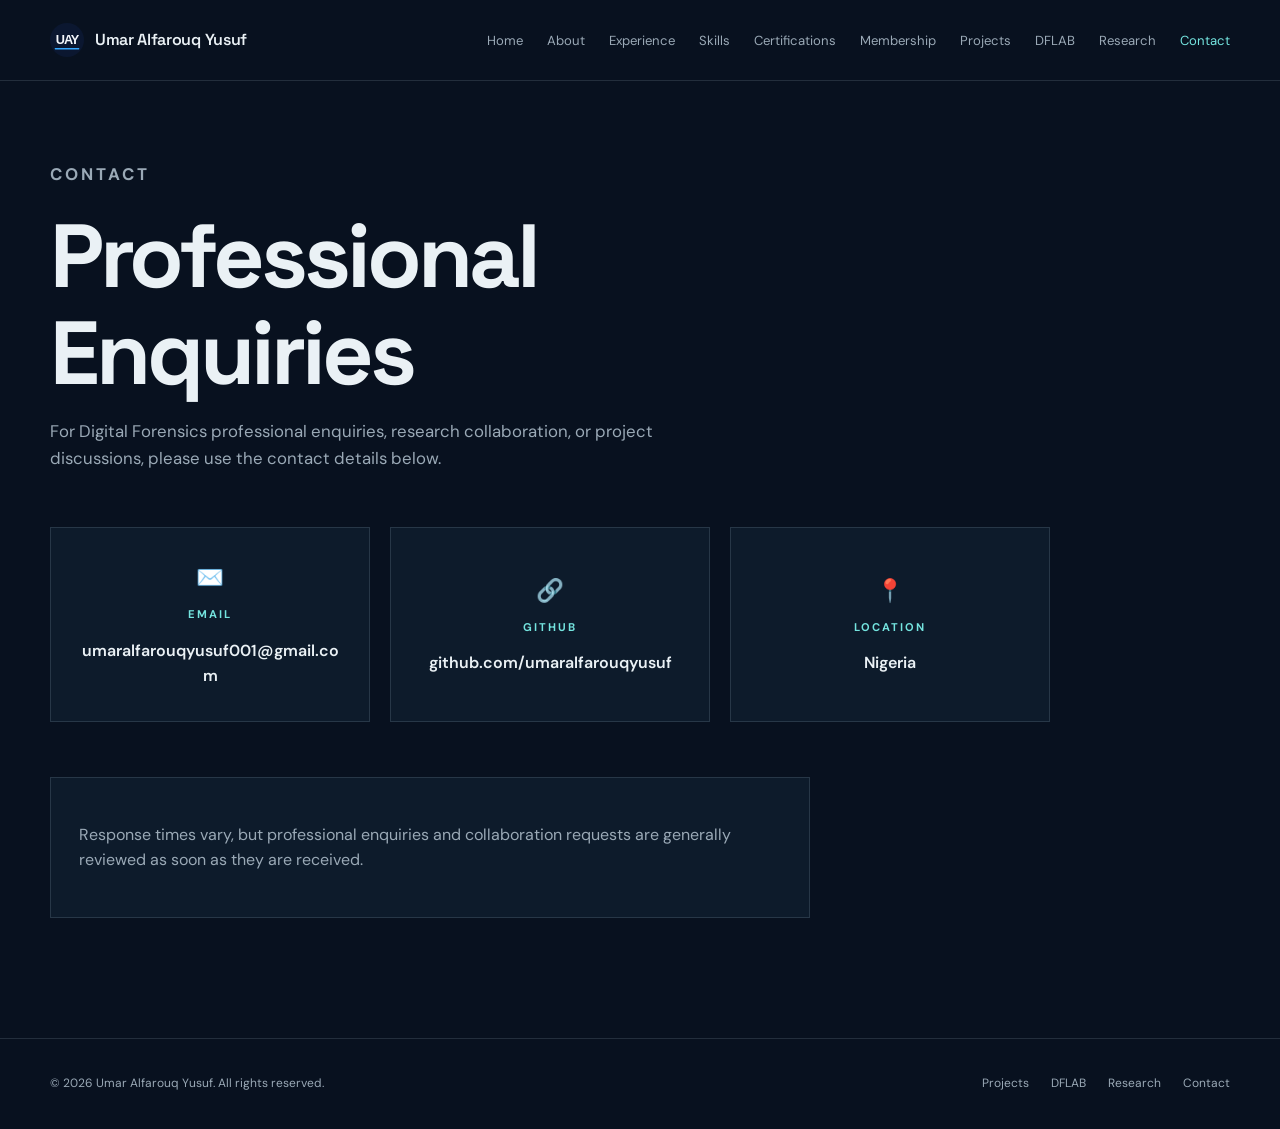
<file: contact.html>
<!doctype html>
<html lang="en">
<head><meta charset="UTF-8"><meta name="viewport" content="width=device-width, initial-scale=1.0"><meta name="description" content="Contact Umar Alfarouq Yusuf for Digital Forensics professional enquiries, research, and collaboration opportunities."><meta name="theme-color" content="#08111f"><title>Contact | Umar Alfarouq Yusuf — Digital Forensics</title><link rel="preconnect" href="https://fonts.googleapis.com"><link rel="preconnect" href="https://fonts.gstatic.com" crossorigin><link href="https://fonts.googleapis.com/css2?family=DM+Sans:wght@400;500;600;700&family=Space+Grotesk:wght@500;600;700&display=swap" rel="stylesheet"><link rel="stylesheet" href="css/style.css"><style>.contact-section{padding-block:80px 120px}.contact-intro{margin-bottom:55px}.contact-intro p{max-width:620px;color:var(--muted);font-size:1.05rem}.contact-links{display:grid;grid-template-columns:repeat(auto-fit,minmax(250px,1fr));gap:20px;max-width:1000px}.contact-card{display:flex;flex-direction:column;align-items:center;justify-content:center;min-height:180px;padding:32px 24px;border:1px solid var(--line);background:var(--panel);text-align:center}.contact-label{color:var(--cyan);font-size:.7rem;font-weight:700;letter-spacing:.18em;text-transform:uppercase;margin-bottom:14px}.contact-link{color:var(--ink);font-weight:600;overflow-wrap:anywhere}.contact-link:hover{color:var(--lime)}.contact-icon{font-size:1.4rem;margin-bottom:10px}.contact-followup{margin-top:55px;max-width:760px;padding:28px;border:1px solid var(--line);background:var(--panel)}.contact-followup p{color:var(--muted)}</style></head>
<body><header class="site-header"><div class="container nav-wrap"><a class="brand" href="index.html" aria-label="Umar Alfarouq Yusuf home"><img src="assets/images/uay-emblem.svg" class="brand-emblem" alt="UAY emblem" width="34" height="34"><span>Umar Alfarouq Yusuf</span></a><nav class="site-nav" aria-label="Primary navigation"><a href="index.html">Home</a><a href="about.html">About</a><a href="experience.html">Experience</a><a href="skills.html">Skills</a><a href="certifications.html">Certifications</a><a href="membership.html">Membership</a><a href="projects.html">Projects</a><a href="lab.html">DFLAB</a><a href="research.html">Research</a><a class="active" href="contact.html" aria-current="page">Contact</a></nav></div></header>
<main class="container"><section class="contact-section"><div class="contact-intro"><p class="eyebrow">Contact</p><h1>Professional Enquiries</h1><p>For Digital Forensics professional enquiries, research collaboration, or project discussions, please use the contact details below.</p></div><div class="contact-links"><article class="contact-card"><div class="contact-icon">✉️</div><div class="contact-label">Email</div><a class="contact-link" href="mailto:umaralfarouqyusuf001@gmail.com">umaralfarouqyusuf001@gmail.com</a></article><article class="contact-card"><div class="contact-icon">🔗</div><div class="contact-label">GitHub</div><a class="contact-link" href="https://github.com/umaralfarouqyusuf" target="_blank" rel="noopener noreferrer">github.com/umaralfarouqyusuf</a></article><article class="contact-card"><div class="contact-icon">📍</div><div class="contact-label">Location</div><span class="contact-link">Nigeria</span></article></div><div class="contact-followup"><p>Response times vary, but professional enquiries and collaboration requests are generally reviewed as soon as they are received.</p></div></section></main><footer class="site-footer"><div class="container footer-wrap"><p>© 2026 Umar Alfarouq Yusuf. All rights reserved.</p><div><a href="projects.html">Projects</a><a href="lab.html">DFLAB</a><a href="research.html">Research</a><a href="contact.html">Contact</a></div></div></footer></body></html>
</file>
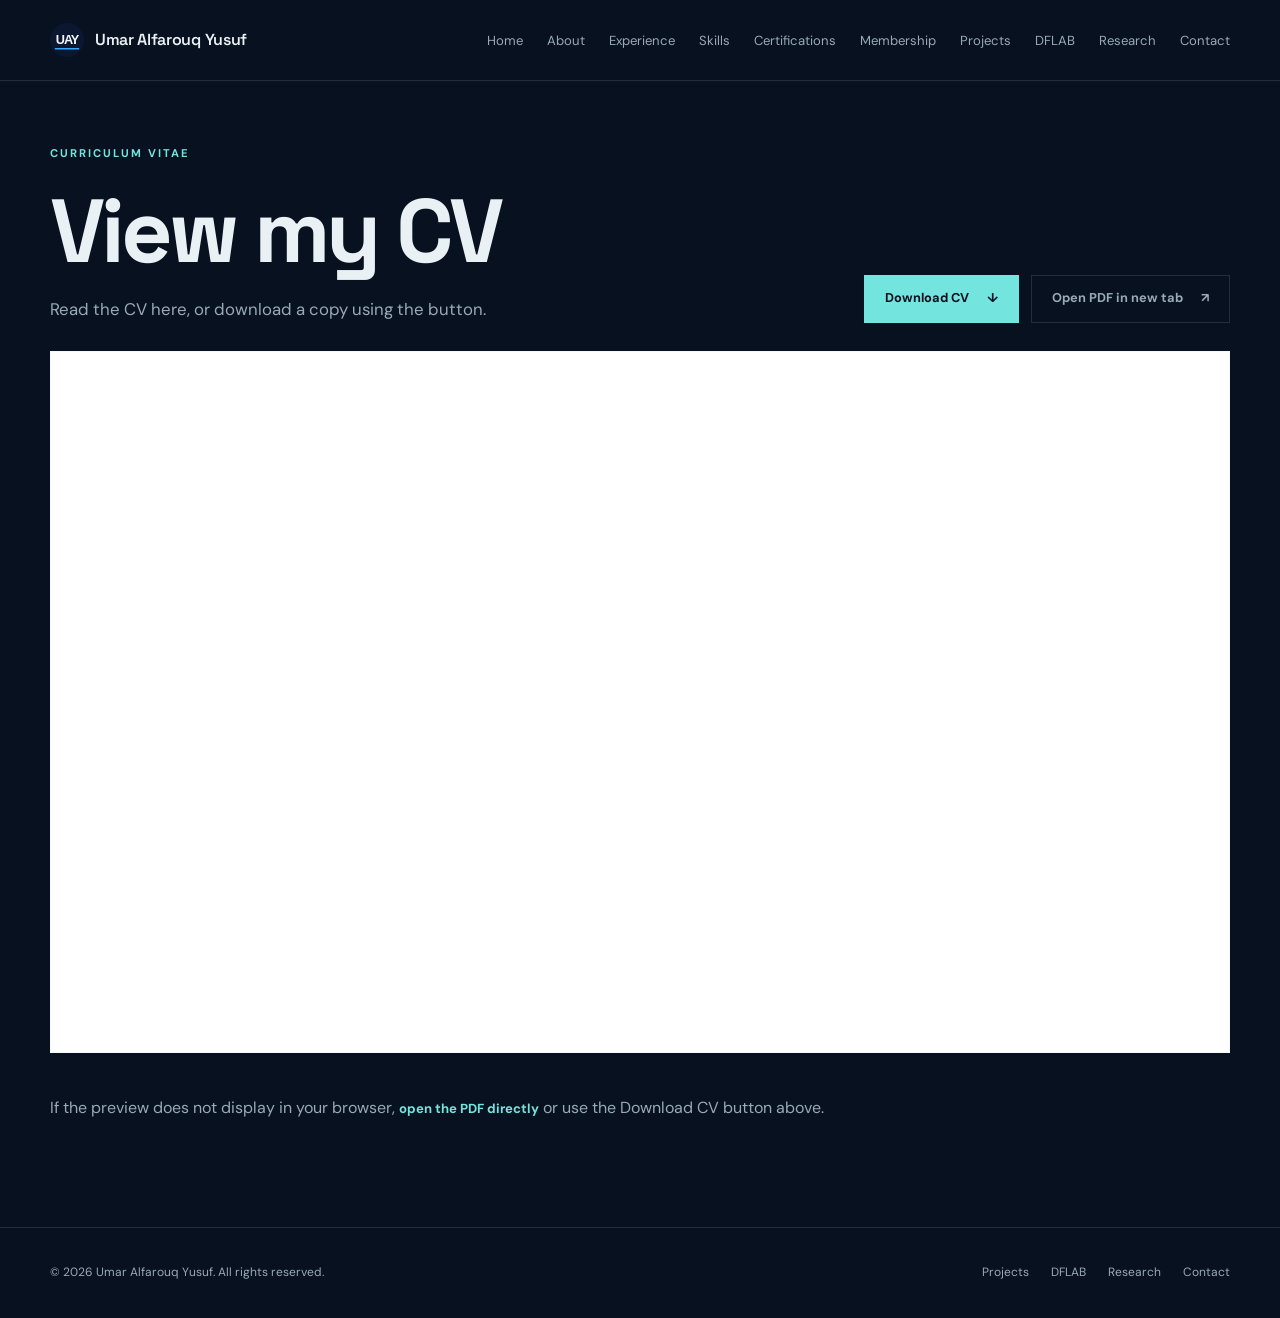
<file: cv.html>
<!doctype html>
<html lang="en">
<head>
  <meta charset="UTF-8">
  <meta name="viewport" content="width=device-width, initial-scale=1.0">
  <meta name="description" content="View and download Umar Alfarouq Yusuf's Digital Forensics CV.">
  <meta name="theme-color" content="#08111f">
  <title>Curriculum Vitae | Umar Alfarouq Yusuf</title>
  <link rel="preconnect" href="https://fonts.googleapis.com">
  <link rel="preconnect" href="https://fonts.gstatic.com" crossorigin>
  <link href="https://fonts.googleapis.com/css2?family=DM+Sans:wght@400;500;600;700&family=Space+Grotesk:wght@500;600;700&display=swap" rel="stylesheet">
  <link rel="stylesheet" href="css/style.css">
  <style>
    .cv-page { padding: 64px 0 90px; }
    .cv-heading { display: flex; align-items: end; justify-content: space-between; gap: 24px; margin-bottom: 28px; }
    .cv-heading .hero-text { margin: 16px 0 0; }
    .cv-actions { display: flex; flex-wrap: wrap; gap: 12px; }
    .cv-viewer { width: 100%; height: min(78vh, 1050px); min-height: 520px; border: 1px solid var(--line); background: #fff; }
    .cv-fallback { margin-top: 16px; color: var(--muted); }
    @media (max-width: 700px) {
      .cv-heading { align-items: flex-start; flex-direction: column; }
      .cv-viewer { height: 72vh; min-height: 420px; }
    }
  </style>
</head>
<body>
  <header class="site-header"><div class="container nav-wrap">
    <a class="brand" href="index.html" aria-label="Umar Alfarouq Yusuf home"><img src="assets/images/uay-emblem.svg" class="brand-emblem" alt="UAY emblem" width="34" height="34"><span>Umar Alfarouq Yusuf</span></a>
    <nav class="site-nav" aria-label="Primary navigation"><a href="index.html">Home</a><a href="about.html">About</a><a href="experience.html">Experience</a><a href="skills.html">Skills</a><a href="certifications.html">Certifications</a><a href="membership.html">Membership</a><a href="projects.html">Projects</a><a href="lab.html">DFLAB</a><a href="research.html">Research</a><a href="contact.html">Contact</a></nav>
  </div></header>
  <main class="container cv-page">
    <div class="cv-heading">
      <div><p class="eyebrow">Curriculum Vitae</p><h1>View my CV</h1><p class="hero-text">Read the CV here, or download a copy using the button.</p></div>
      <div class="cv-actions"><a class="button button-primary" href="assets/documents/CV.pdf" download="Umar-Alfarouq-Yusuf-CV.pdf">Download CV <span aria-hidden="true">↓</span></a><a class="button button-secondary" href="assets/documents/CV.pdf" target="_blank" rel="noopener noreferrer">Open PDF in new tab <span aria-hidden="true">↗</span></a></div>
    </div>
    <iframe class="cv-viewer" src="assets/documents/CV.pdf" title="Umar Alfarouq Yusuf Digital Forensics CV" loading="lazy"></iframe>
    <p class="cv-fallback">If the preview does not display in your browser, <a class="text-link" href="assets/documents/CV.pdf" target="_blank" rel="noopener noreferrer">open the PDF directly</a> or use the Download CV button above.</p>
  </main>
  <footer class="site-footer"><div class="container footer-wrap"><p>© 2026 Umar Alfarouq Yusuf. All rights reserved.</p><div><a href="projects.html">Projects</a><a href="lab.html">DFLAB</a><a href="research.html">Research</a><a href="contact.html">Contact</a></div></div></footer>
</body>
</html>
</file>
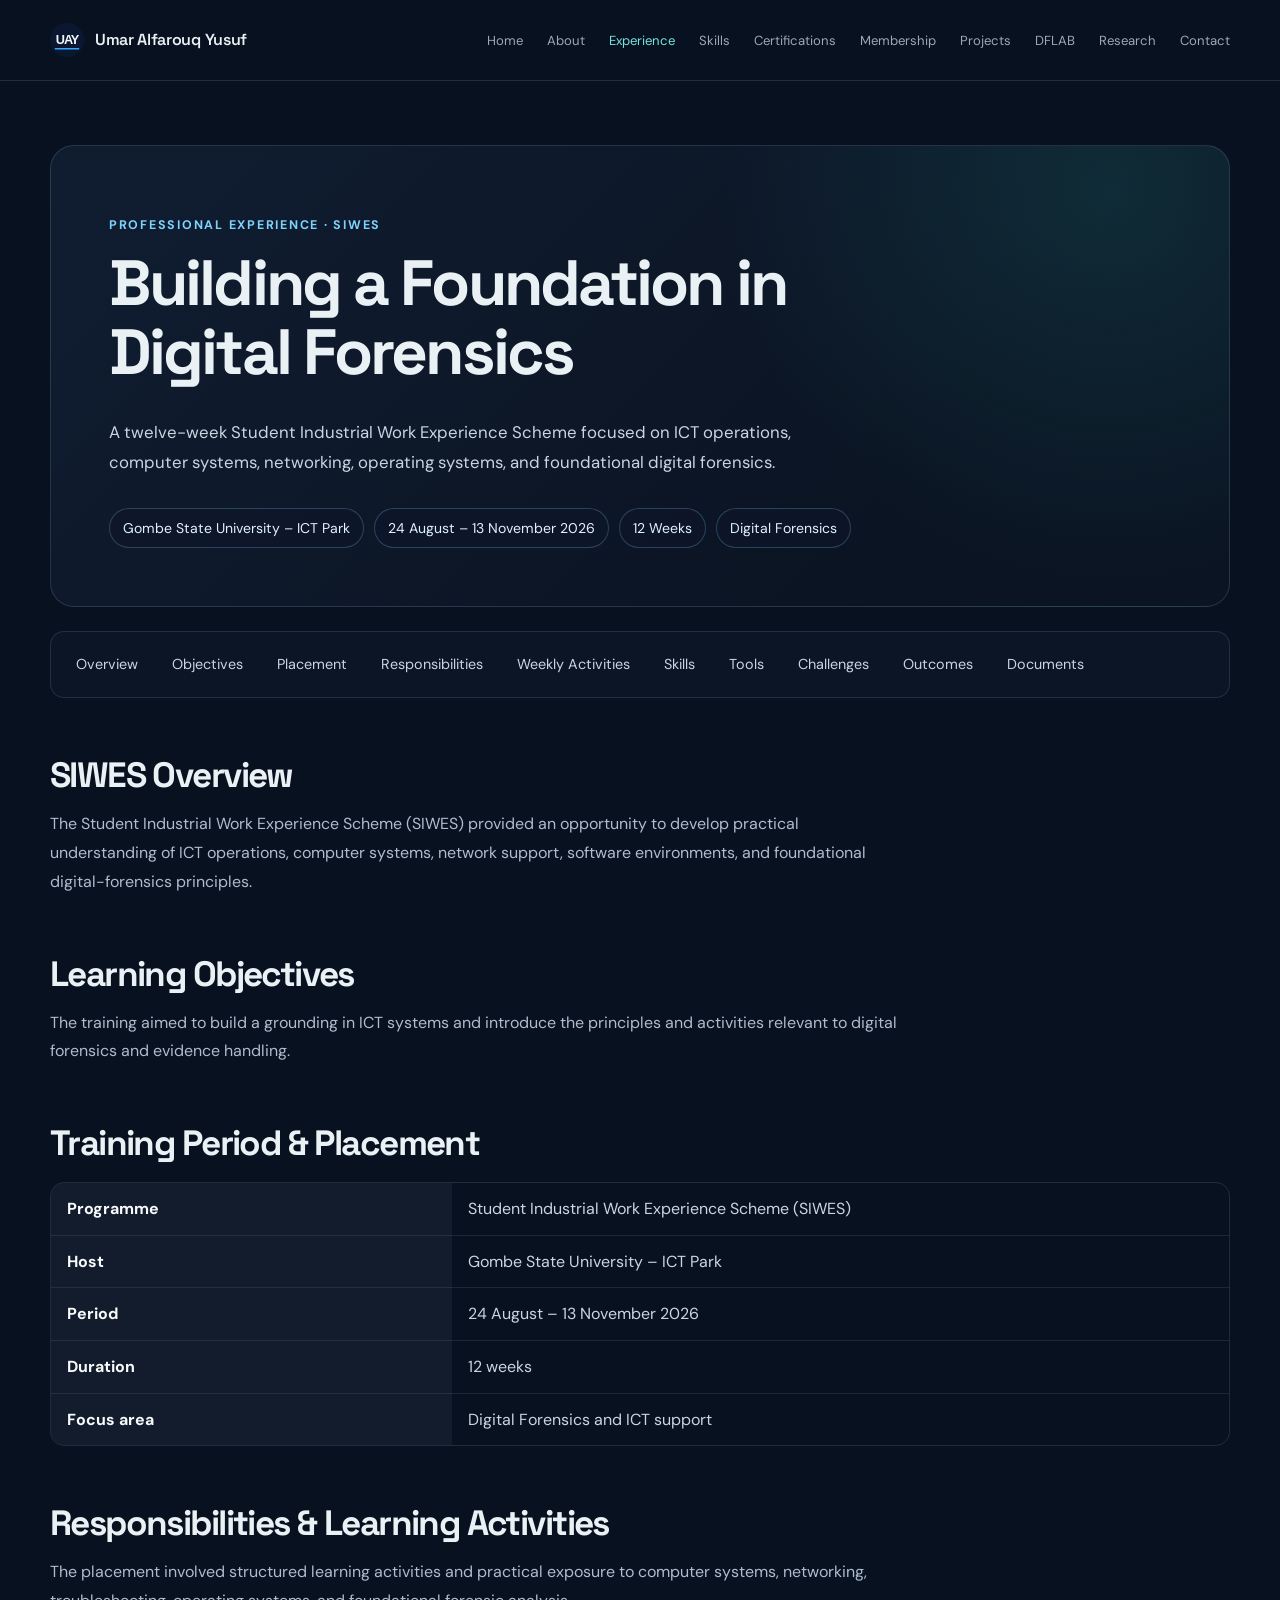
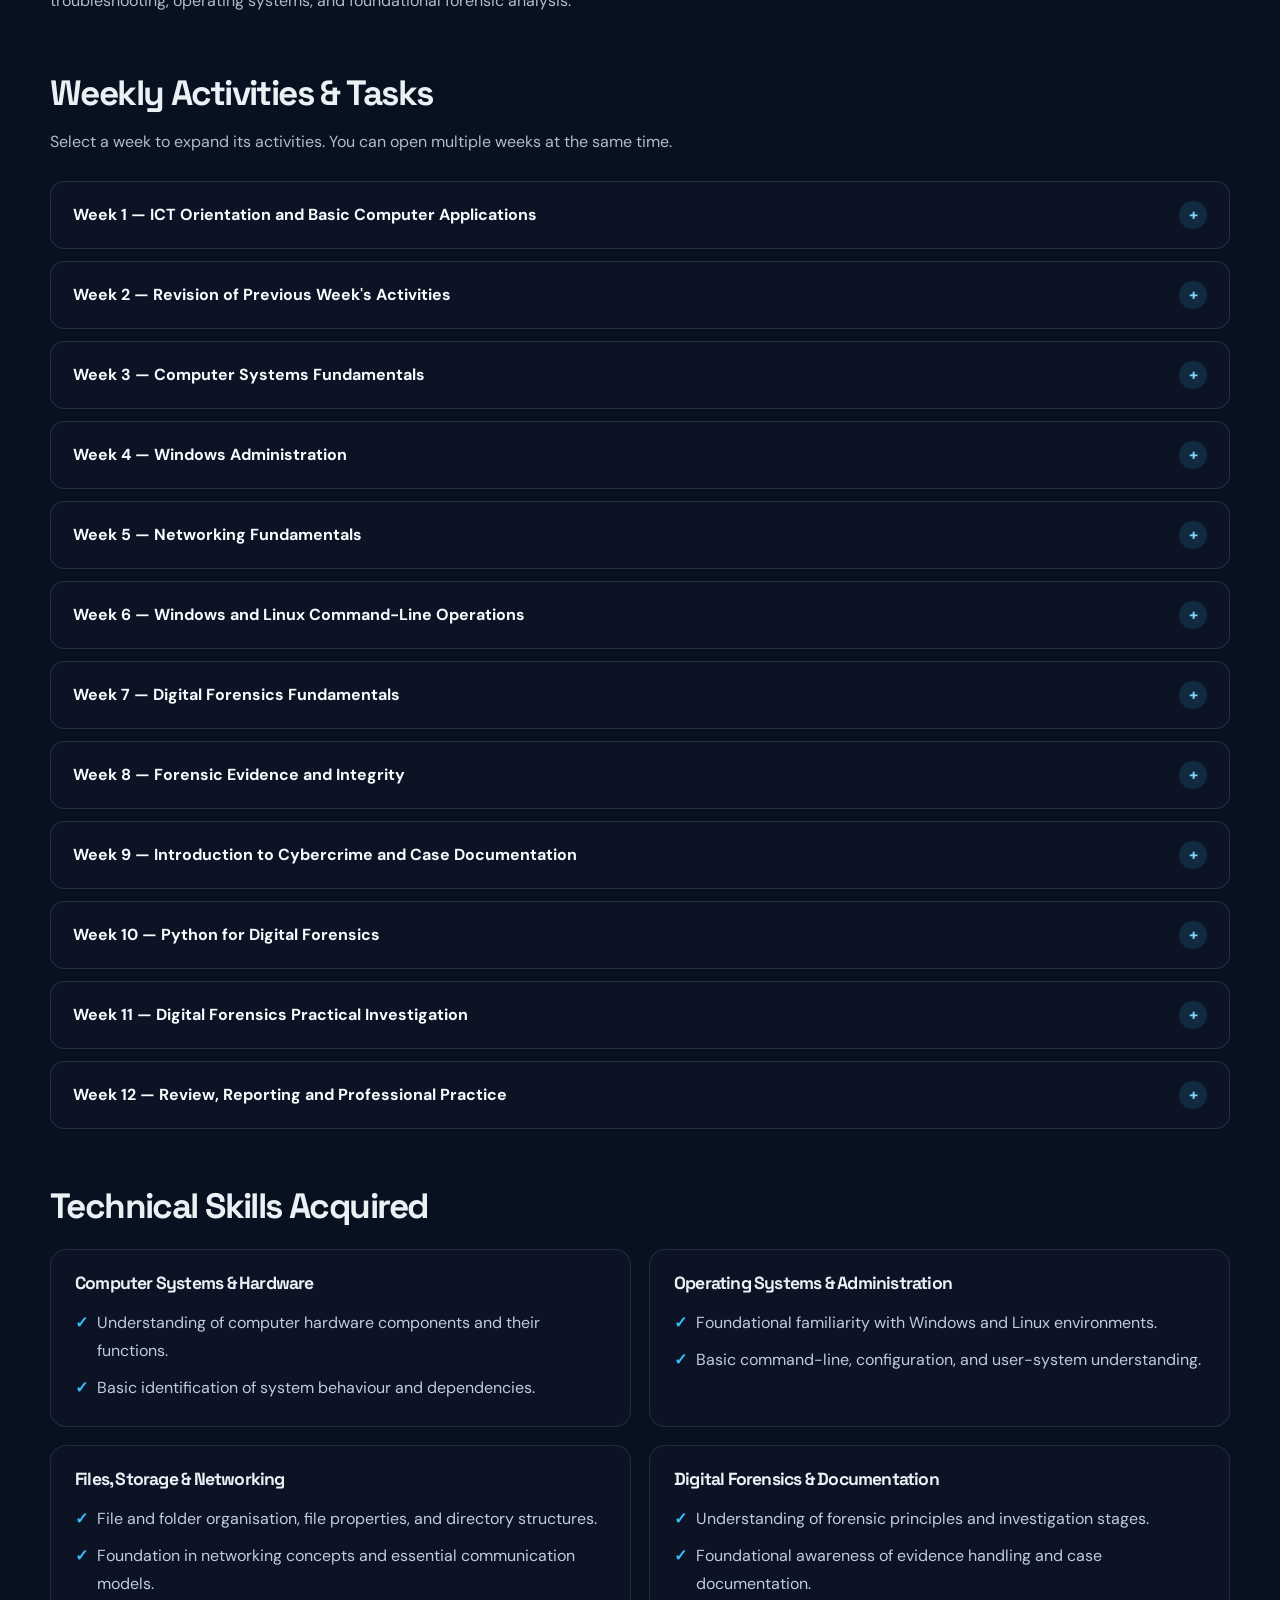
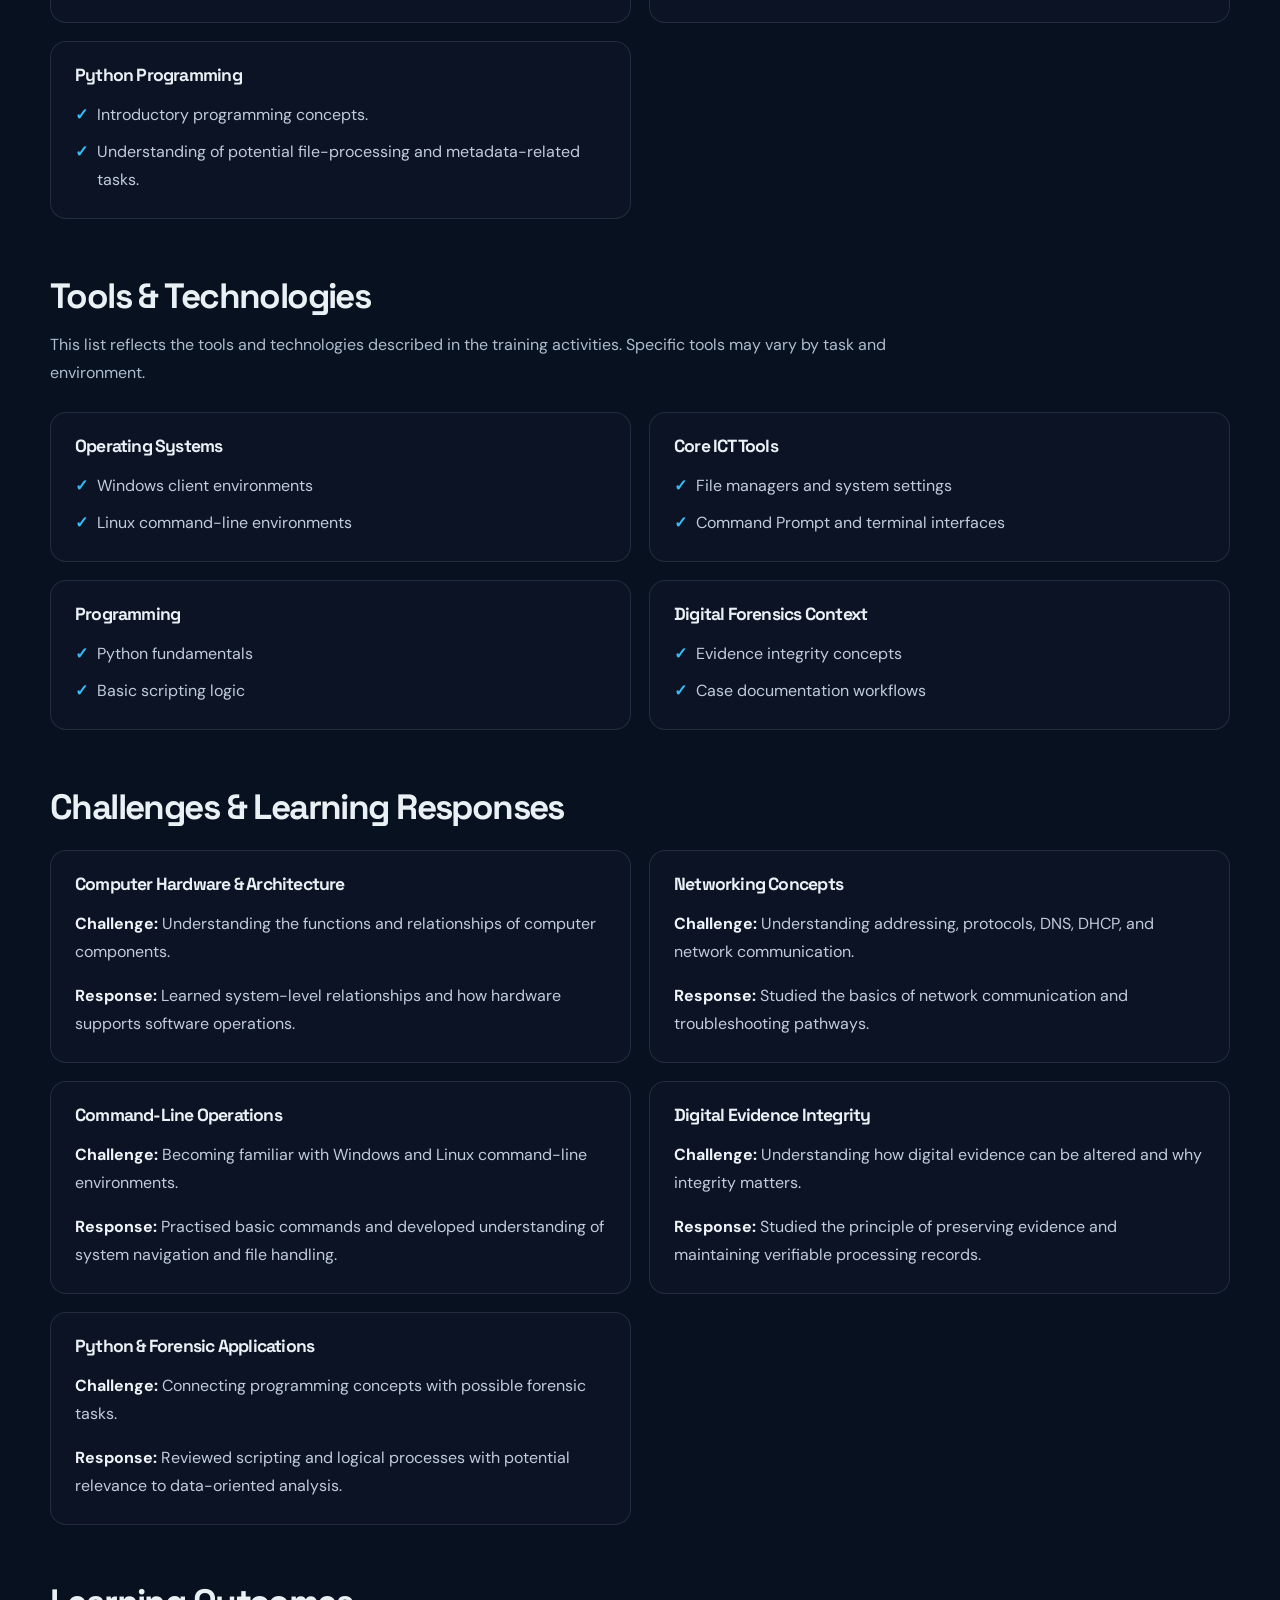
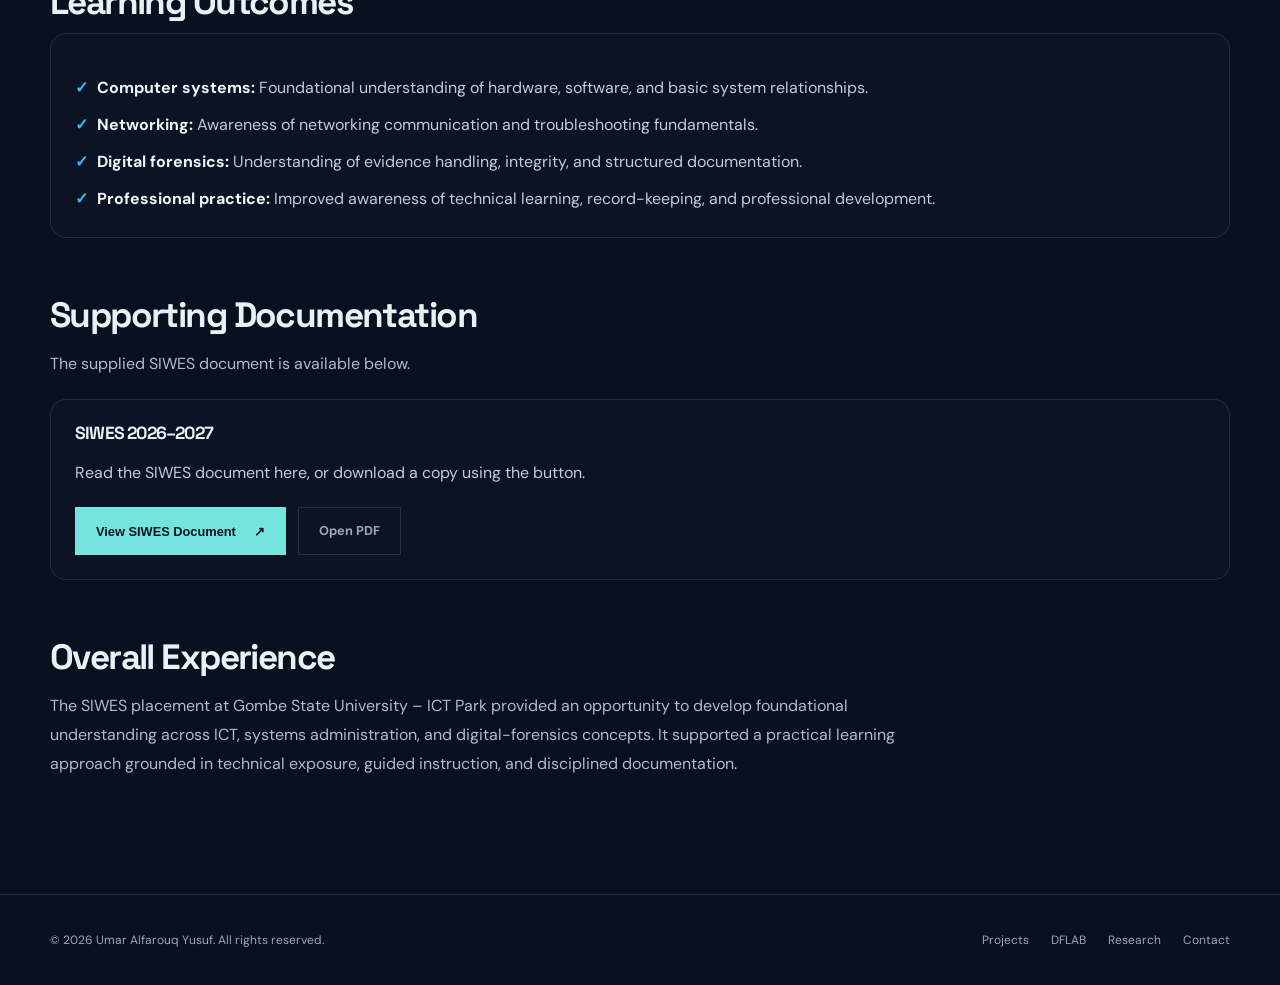
<file: experience.html>
<!doctype html>
<html lang="en">
<head>
  <meta charset="UTF-8">
  <meta name="viewport" content="width=device-width, initial-scale=1.0">
  <meta name="description" content="SIWES experience of Umar Alfarouq Yusuf at Gombe State University ICT Park, focused on digital forensics.">
  <meta name="theme-color" content="#08111f">
  <title>Experience | Umar Alfarouq Yusuf — Digital Forensics</title>
  <link rel="preconnect" href="https://fonts.googleapis.com">
  <link rel="preconnect" href="https://fonts.gstatic.com" crossorigin>
  <link href="https://fonts.googleapis.com/css2?family=DM+Sans:wght@400;500;600;700&family=Space+Grotesk:wght@500;600;700&display=swap" rel="stylesheet">
  <link rel="stylesheet" href="css/style.css">
  <style>
    html { scroll-behavior: smooth; scroll-padding-top: 110px; }
    .experience-main { padding: 64px 0 100px; }
    .experience-hero { position: relative; overflow: hidden; padding: clamp(28px, 6vw, 58px); border: 1px solid rgba(148, 163, 184, .2); border-radius: 24px; background: radial-gradient(circle at 90% 10%, rgba(45, 212, 191, .12), transparent 34%), linear-gradient(135deg, #101d31, #0b1423 72%); }
    .experience-hero h1 { max-width: 760px; margin: 10px 0 16px; font-family: "Space Grotesk", sans-serif; font-size: clamp(2.2rem, 6vw, 4rem); line-height: 1.08; }
    .experience-hero .hero-text { max-width: 760px; color: #cbd5e1; line-height: 1.8; }
    .experience-eyebrow { color: #7dd3fc; font-weight: 700; letter-spacing: .14em; text-transform: uppercase; font-size: .78rem; }
    .experience-tags { display: flex; flex-wrap: wrap; gap: 10px; margin-top: 24px; }
    .experience-tag { padding: 8px 13px; border: 1px solid rgba(125, 211, 252, .24); border-radius: 999px; background: rgba(15, 23, 42, .55); color: #e0f2fe; font-size: .88rem; }
    .experience-nav { position: sticky; top: 0; z-index: 20; display: flex; gap: 8px; overflow-x: auto; margin: 24px 0 44px; padding: 12px; border: 1px solid rgba(148, 163, 184, .18); border-radius: 14px; background: rgba(15, 23, 42, .7); }
    .experience-nav a { flex: 0 0 auto; padding: 9px 13px; border-radius: 9px; color: #cbd5e1; text-decoration: none; font-size: .9rem; transition: background .2s ease, color .2s ease; }
    .experience-nav a:hover, .experience-nav a:focus-visible { outline: none; background: rgba(56, 189, 248, .14); color: #7dd3fc; }
    .experience-section { margin-top: 58px; scroll-margin-top: 100px; }
    .experience-section > h2 { margin-bottom: 12px; font-family: "Space Grotesk", sans-serif; font-size: clamp(1.6rem, 4vw, 2.2rem); }
    .section-intro { max-width: 850px; color: #aebccd; line-height: 1.8; }
    .experience-grid { display: grid; grid-template-columns: repeat(2, minmax(0, 1fr)); gap: 18px; margin-top: 24px; }
    .experience-card { padding: 24px; border: 1px solid rgba(148, 163, 184, .17); border-radius: 16px; background: rgba(15, 23, 42, .55); }
    .experience-card h3 { margin: 0 0 12px; font-family: "Space Grotesk", sans-serif; font-size: 1.1rem; }
    .experience-card p, .experience-card li { color: #c1ccda; line-height: 1.75; }
    .experience-card p:last-child, .experience-card ul:last-child, .experience-card ol:last-child { margin-bottom: 0; }
    .experience-card strong { color: #f1f5f9; }
    .experience-card ul, .experience-card ol { padding-left: 21px; }
    .detail-table-wrap { overflow-x: auto; margin-top: 20px; border: 1px solid rgba(148, 163, 184, .18); border-radius: 14px; }
    .detail-table { width: 100%; min-width: 460px; border-collapse: collapse; }
    .detail-table th, .detail-table td { padding: 13px 16px; border-bottom: 1px solid rgba(148, 163, 184, .14); text-align: left; vertical-align: top; color: #cbd5e1; }
    .detail-table th { width: 34%; color: #f8fafc; background: rgba(30, 41, 59, .5); }
    .detail-table tr:last-child th, .detail-table tr:last-child td { border-bottom: 0; }
    .week-list { display: grid; gap: 12px; margin-top: 24px; }
    .week-item { overflow: hidden; border: 1px solid rgba(148, 163, 184, .19); border-radius: 14px; background: rgba(15, 23, 42, .55); }
    .week-item[open] { border-color: rgba(56, 189, 248, .42); background: rgba(15, 23, 42, .78); }
    .week-item summary { display: flex; align-items: center; justify-content: space-between; gap: 16px; padding: 19px 22px; color: #f8fafc; cursor: pointer; list-style: none; font-weight: 700; }
    .week-item summary::-webkit-details-marker { display: none; }
    .week-item summary::after { content: "+"; display: grid; width: 28px; height: 28px; flex: 0 0 28px; place-items: center; border-radius: 50%; background: rgba(56, 189, 248, .13); color: #7dd3fc; }
    .week-item[open] summary::after { content: "−"; }
    .week-content { padding: 0 22px 22px; color: #c1ccda; line-height: 1.75; }
    .week-content h4 { margin: 6px 0 8px; color: #7dd3fc; }
    .week-content ul { padding-left: 21px; }
    .week-focus { margin: 14px 0 0; padding-top: 12px; border-top: 1px solid rgba(148, 163, 184, .14); }
    .skill-list { display: grid; gap: 9px; padding: 0 !important; list-style: none; }
    .skill-list li { position: relative; padding-left: 22px; }
    .skill-list li::before { position: absolute; left: 0; color: #38bdf8; content: "✓"; font-weight: 700; }
    .document-actions { display: flex; flex-wrap: wrap; gap: 12px; margin-top: 20px; }
    .document-actions .button { text-decoration: none; }
    .siwes-preview[hidden] { display: none; }
    .siwes-viewer { display: block; width: 100%; height: min(78vh, 1050px); min-height: 520px; margin-top: 24px; border: 1px solid rgba(148, 163, 184, .2); border-radius: 12px; background: #fff; }
    .siwes-fallback { margin-top: 16px; color: #aebccd; line-height: 1.7; }
    .siwes-fallback a { color: #7dd3fc; font-weight: 700; }
    .back-to-top { display: inline-block; margin-top: 28px; color: #7dd3fc; text-decoration: none; }
    .back-to-top:hover { text-decoration: underline; }
    @media (max-width: 760px) { .experience-main { padding-top: 38px; } .experience-grid { grid-template-columns: 1fr; } .experience-nav { margin-top: 18px; } .siwes-viewer { height: 72vh; min-height: 420px; } }
    @media (prefers-reduced-motion: reduce) { html { scroll-behavior: auto; } *, *::before, *::after { transition-duration: .01ms !important; } }
  </style>
</head>
<body>
  <header class="site-header"><div class="container nav-wrap">
    <a class="brand" href="index.html" aria-label="Umar Alfarouq Yusuf home"><img src="assets/images/uay-emblem.svg" class="brand-emblem" alt="UAY emblem" width="34" height="34"><span>Umar Alfarouq Yusuf</span></a>
    <nav class="site-nav" aria-label="Primary navigation"><a href="index.html">Home</a><a href="about.html">About</a><a class="active" href="experience.html" aria-current="page">Experience</a><a href="skills.html">Skills</a><a href="certifications.html">Certifications</a><a href="membership.html">Membership</a><a href="projects.html">Projects</a><a href="lab.html">DFLAB</a><a href="research.html">Research</a><a href="contact.html">Contact</a></nav>
  </div></header>
  <main class="container experience-main" id="top">
    <section class="experience-hero" aria-labelledby="page-title"><p class="experience-eyebrow">Professional Experience · SIWES</p><h1 id="page-title">Building a Foundation in Digital Forensics</h1><p class="hero-text">A twelve-week Student Industrial Work Experience Scheme focused on ICT operations, computer systems, networking, operating systems, and foundational digital forensics.</p><div class="experience-tags" aria-label="Placement summary"><span class="experience-tag">Gombe State University – ICT Park</span><span class="experience-tag">24 August – 13 November 2026</span><span class="experience-tag">12 Weeks</span><span class="experience-tag">Digital Forensics</span></div></section>
    <nav class="experience-nav" aria-label="On this page"><a href="#overview">Overview</a><a href="#objectives">Objectives</a><a href="#placement">Placement</a><a href="#responsibilities">Responsibilities</a><a href="#weekly-activities">Weekly Activities</a><a href="#skills">Skills</a><a href="#tools">Tools</a><a href="#challenges">Challenges</a><a href="#outcomes">Outcomes</a><a href="#documents">Documents</a></nav>
    <section class="experience-section" id="overview"><h2>SIWES Overview</h2><p class="section-intro">The Student Industrial Work Experience Scheme (SIWES) provided an opportunity to develop practical understanding of ICT operations, computer systems, network support, software environments, and foundational digital-forensics principles.</p></section>
    <section class="experience-section" id="objectives"><h2>Learning Objectives</h2><p class="section-intro">The training aimed to build a grounding in ICT systems and introduce the principles and activities relevant to digital forensics and evidence handling.</p></section>
    <section class="experience-section" id="placement"><h2>Training Period &amp; Placement</h2><div class="detail-table-wrap"><table class="detail-table"><tbody><tr><th scope="row">Programme</th><td>Student Industrial Work Experience Scheme (SIWES)</td></tr><tr><th scope="row">Host</th><td>Gombe State University – ICT Park</td></tr><tr><th scope="row">Period</th><td>24 August – 13 November 2026</td></tr><tr><th scope="row">Duration</th><td>12 weeks</td></tr><tr><th scope="row">Focus area</th><td>Digital Forensics and ICT support</td></tr></tbody></table></div></section>
    <section class="experience-section" id="responsibilities"><h2>Responsibilities &amp; Learning Activities</h2><p class="section-intro">The placement involved structured learning activities and practical exposure to computer systems, networking, troubleshooting, operating systems, and foundational forensic analysis.</p></section>
    <section class="experience-section" id="weekly-activities"><h2>Weekly Activities &amp; Tasks</h2><p class="section-intro">Select a week to expand its activities. You can open multiple weeks at the same time.</p><div class="week-list"><details class="week-item"><summary>Week 1 — ICT Orientation and Basic Computer Applications</summary><div class="week-content"><h4>Activities</h4><ul><li>Introduction to the ICT Park environment and workplace operations.</li><li>Basic computer use, file organisation, and organisational workflows.</li></ul></div></details><details class="week-item"><summary>Week 2 — Revision of Previous Week's Activities</summary><div class="week-content"><h4>Activities</h4><ul><li>Reviewed Week 1 concepts and practical exercises.</li><li>Reinforced understanding of system basics and daily ICT tasks.</li></ul></div></details><details class="week-item"><summary>Week 3 — Computer Systems Fundamentals</summary><div class="week-content"><h4>Activities</h4><ul><li>Studied the motherboard, CPU, RAM, HDD, PSU, and UPS.</li><li>Observed how core components work together in a computer system.</li></ul></div></details><details class="week-item"><summary>Week 4 — Windows Administration</summary><div class="week-content"><h4>Activities</h4><ul><li>Studied Windows operating system administration and system settings.</li><li>Practised user, system, and configuration tasks.</li></ul></div></details><details class="week-item"><summary>Week 5 — Networking Fundamentals</summary><div class="week-content"><h4>Activities</h4><ul><li>Studied LANs, clients, servers, and network devices.</li><li>Reviewed basic network communication and troubleshooting.</li></ul></div></details><details class="week-item"><summary>Week 6 — Windows and Linux Command-Line Operations</summary><div class="week-content"><h4>Activities</h4><ul><li>Practised Windows Command Prompt commands.</li><li>Reviewed Linux command-line basics and file-system navigation.</li></ul></div></details><details class="week-item"><summary>Week 7 — Digital Forensics Fundamentals</summary><div class="week-content"><h4>Activities</h4><ul><li>Studied the meaning, purpose, and importance of digital forensics.</li><li>Reviewed the relationship between evidence, integrity, and investigation.</li></ul></div></details><details class="week-item"><summary>Week 8 — Forensic Evidence and Integrity</summary><div class="week-content"><h4>Activities</h4><ul><li>Studied digital evidence and the importance of maintaining integrity.</li><li>Reviewed evidence handling principles and documentation requirements.</li></ul></div></details><details class="week-item"><summary>Week 9 — Introduction to Cybercrime and Case Documentation</summary><div class="week-content"><h4>Activities</h4><ul><li>Studied introductory concepts of cybercrime.</li><li>Reviewed case documentation and record keeping.</li></ul></div></details><details class="week-item"><summary>Week 10 — Python for Digital Forensics</summary><div class="week-content"><h4>Activities</h4><ul><li>Reviewed variables, data types, conditions, loops, and basic scripting logic.</li><li>Connected scripting concepts with possible evidence-processing tasks.</li></ul></div></details><details class="week-item"><summary>Week 11 — Digital Forensics Practical Investigation</summary><div class="week-content"><h4>Activities</h4><ul><li>Reviewed the relationship between computer systems and forensic examination.</li><li>Examined how evidence can be preserved and documented for later review.</li></ul></div></details><details class="week-item"><summary>Week 12 — Review, Reporting and Professional Practice</summary><div class="week-content"><h4>Activities</h4><ul><li>Reviewed hardware, operating systems, networking, and digital-forensics fundamentals.</li><li>Discussed professional communication, documentation, and reporting practices.</li></ul></div></details></div></section>
    <section class="experience-section" id="skills"><h2>Technical Skills Acquired</h2><div class="experience-grid"><article class="experience-card"><h3>Computer Systems &amp; Hardware</h3><ul class="skill-list"><li>Understanding of computer hardware components and their functions.</li><li>Basic identification of system behaviour and dependencies.</li></ul></article><article class="experience-card"><h3>Operating Systems &amp; Administration</h3><ul class="skill-list"><li>Foundational familiarity with Windows and Linux environments.</li><li>Basic command-line, configuration, and user-system understanding.</li></ul></article><article class="experience-card"><h3>Files, Storage &amp; Networking</h3><ul class="skill-list"><li>File and folder organisation, file properties, and directory structures.</li><li>Foundation in networking concepts and essential communication models.</li></ul></article><article class="experience-card"><h3>Digital Forensics &amp; Documentation</h3><ul class="skill-list"><li>Understanding of forensic principles and investigation stages.</li><li>Foundational awareness of evidence handling and case documentation.</li></ul></article><article class="experience-card"><h3>Python Programming</h3><ul class="skill-list"><li>Introductory programming concepts.</li><li>Understanding of potential file-processing and metadata-related tasks.</li></ul></article></div></section>
    <section class="experience-section" id="tools"><h2>Tools &amp; Technologies</h2><p class="section-intro">This list reflects the tools and technologies described in the training activities. Specific tools may vary by task and environment.</p><div class="experience-grid"><article class="experience-card"><h3>Operating Systems</h3><ul class="skill-list"><li>Windows client environments</li><li>Linux command-line environments</li></ul></article><article class="experience-card"><h3>Core ICT Tools</h3><ul class="skill-list"><li>File managers and system settings</li><li>Command Prompt and terminal interfaces</li></ul></article><article class="experience-card"><h3>Programming</h3><ul class="skill-list"><li>Python fundamentals</li><li>Basic scripting logic</li></ul></article><article class="experience-card"><h3>Digital Forensics Context</h3><ul class="skill-list"><li>Evidence integrity concepts</li><li>Case documentation workflows</li></ul></article></div></section>
    <section class="experience-section" id="challenges"><h2>Challenges &amp; Learning Responses</h2><div class="experience-grid"><article class="experience-card"><h3>Computer Hardware &amp; Architecture</h3><p><strong>Challenge:</strong> Understanding the functions and relationships of computer components.</p><p><strong>Response:</strong> Learned system-level relationships and how hardware supports software operations.</p></article><article class="experience-card"><h3>Networking Concepts</h3><p><strong>Challenge:</strong> Understanding addressing, protocols, DNS, DHCP, and network communication.</p><p><strong>Response:</strong> Studied the basics of network communication and troubleshooting pathways.</p></article><article class="experience-card"><h3>Command-Line Operations</h3><p><strong>Challenge:</strong> Becoming familiar with Windows and Linux command-line environments.</p><p><strong>Response:</strong> Practised basic commands and developed understanding of system navigation and file handling.</p></article><article class="experience-card"><h3>Digital Evidence Integrity</h3><p><strong>Challenge:</strong> Understanding how digital evidence can be altered and why integrity matters.</p><p><strong>Response:</strong> Studied the principle of preserving evidence and maintaining verifiable processing records.</p></article><article class="experience-card"><h3>Python &amp; Forensic Applications</h3><p><strong>Challenge:</strong> Connecting programming concepts with possible forensic tasks.</p><p><strong>Response:</strong> Reviewed scripting and logical processes with potential relevance to data-oriented analysis.</p></article></div></section>
    <section class="experience-section" id="outcomes"><h2>Learning Outcomes</h2><article class="experience-card"><ul class="skill-list"><li><strong>Computer systems:</strong> Foundational understanding of hardware, software, and basic system relationships.</li><li><strong>Networking:</strong> Awareness of networking communication and troubleshooting fundamentals.</li><li><strong>Digital forensics:</strong> Understanding of evidence handling, integrity, and structured documentation.</li><li><strong>Professional practice:</strong> Improved awareness of technical learning, record-keeping, and professional development.</li></ul></article></section>
    <section class="experience-section" id="documents"><h2>Supporting Documentation</h2><p class="section-intro">The supplied SIWES document is available below.</p><article class="experience-card" style="margin-top:20px"><h3>SIWES 2026–2027</h3><p>Read the SIWES document here, or download a copy using the button.</p><div class="document-actions"><button class="button button-primary" id="show-siwes-preview" type="button" aria-controls="siwes-preview" aria-expanded="false">View SIWES Document <span aria-hidden="true">↗</span></button><a class="button button-secondary" href="assets/documents/SIWES%202026-2027.pdf" target="_blank" rel="noopener noreferrer">Open PDF</a></div><div class="siwes-preview" id="siwes-preview" hidden><iframe class="siwes-viewer" id="siwes-viewer" title="SIWES 2026–2027 PDF preview" loading="lazy"></iframe><p class="siwes-fallback">If the preview does not display in your browser, <a href="assets/documents/SIWES%202026-2027.pdf" target="_blank" rel="noopener noreferrer">open the PDF directly</a>.</p></div></article></section>
    <section class="experience-section"><h2>Overall Experience</h2><p class="section-intro">The SIWES placement at Gombe State University – ICT Park provided an opportunity to develop foundational understanding across ICT, systems administration, and digital-forensics concepts. It supported a practical learning approach grounded in technical exposure, guided instruction, and disciplined documentation.</p></section>
  </main>
  <footer class="site-footer"><div class="container footer-wrap"><p>© 2026 Umar Alfarouq Yusuf. All rights reserved.</p><div><a href="projects.html">Projects</a><a href="lab.html">DFLAB</a><a href="research.html">Research</a><a href="contact.html">Contact</a></div></div></footer>
  <script>
    (() => {
      const button = document.getElementById('show-siwes-preview');
      const preview = document.getElementById('siwes-preview');
      const frame = document.getElementById('siwes-viewer');
      const pdf = 'assets/documents/SIWES%202026-2027.pdf';
      button.addEventListener('click', () => {
        preview.hidden = false;
        button.setAttribute('aria-expanded', 'true');
        if (!frame.hasAttribute('src')) frame.setAttribute('src', pdf);
        preview.scrollIntoView({ behavior: 'smooth', block: 'start' });
      });
    })();
  </script>
</body>
</html>
</file>
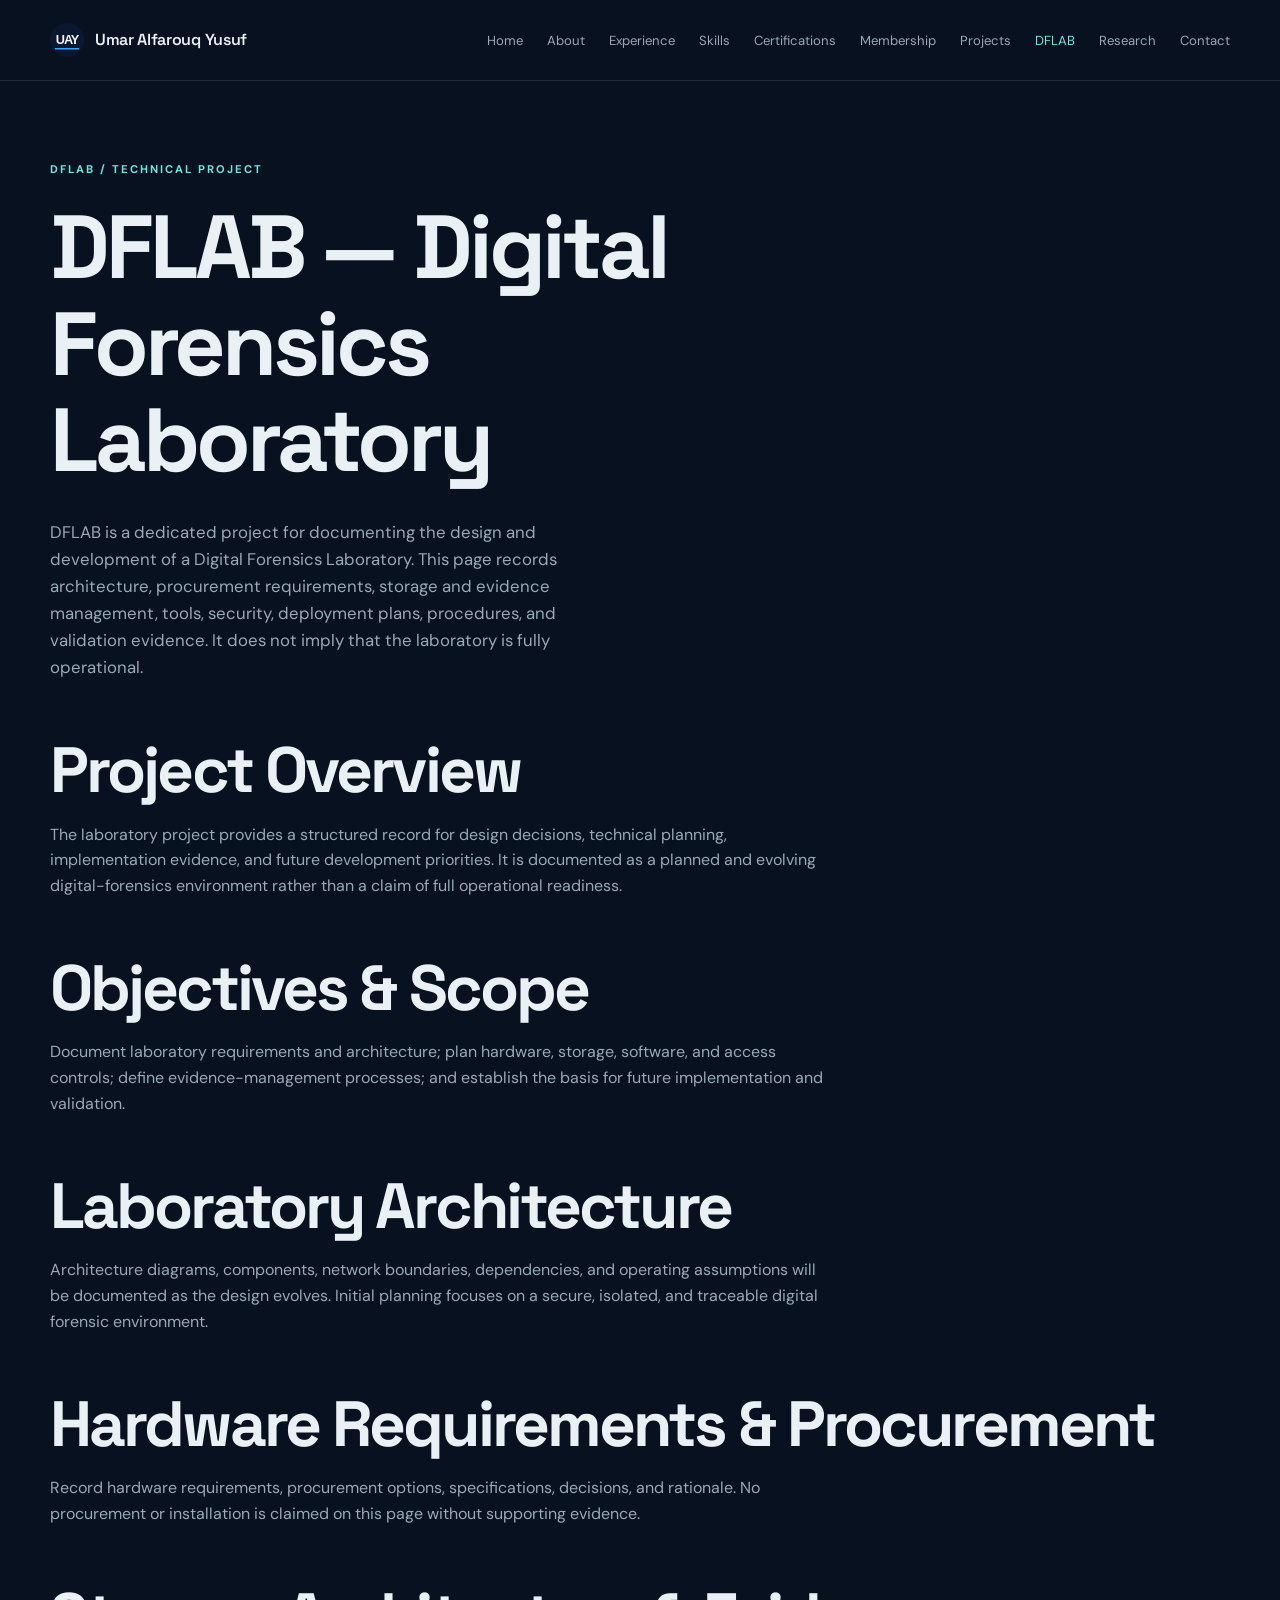
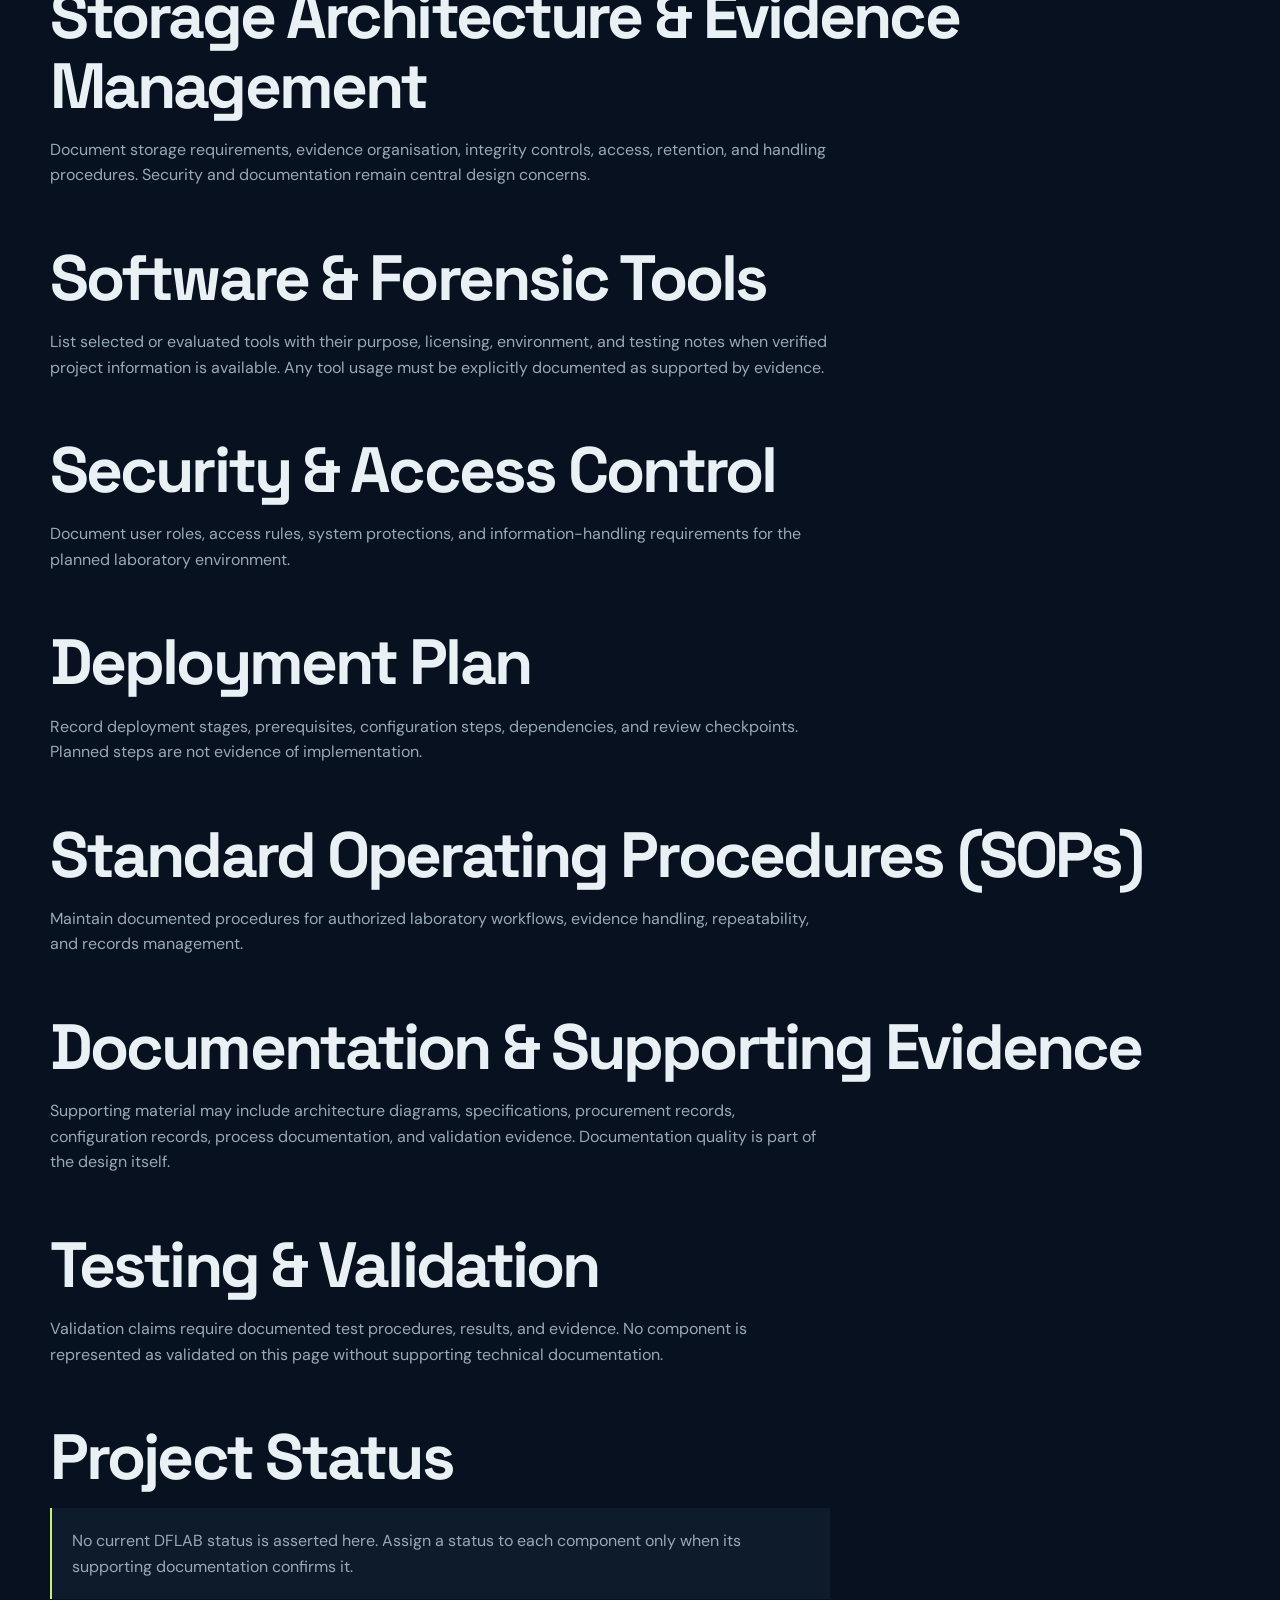
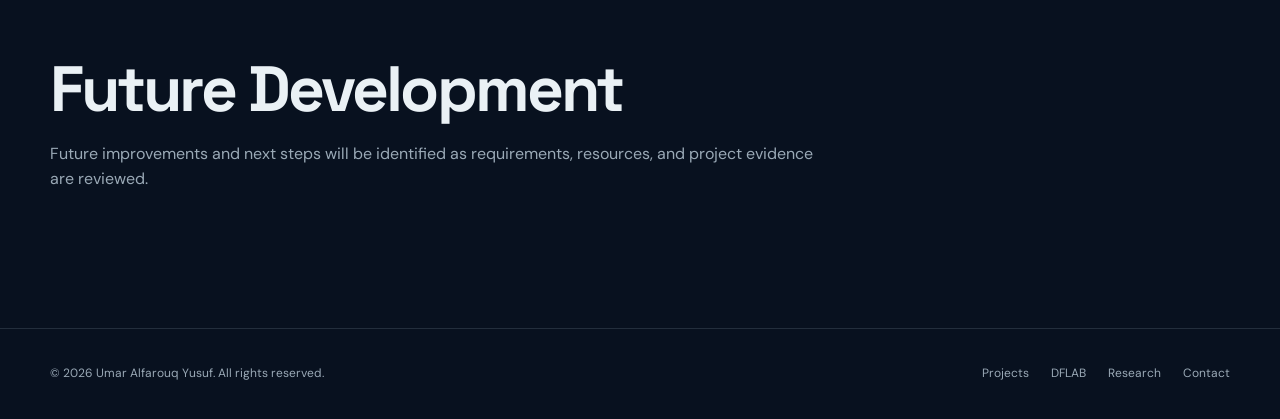
<file: lab.html>
<!doctype html>
<html lang="en">
<head><meta charset="UTF-8"><meta name="viewport" content="width=device-width, initial-scale=1.0"><meta name="description" content="DFLAB — Digital Forensics Laboratory: architecture, procurement, storage, evidence management, security, deployment, SOPs, and validation planning."><meta name="theme-color" content="#08111f"><title>DFLAB | Digital Forensics Laboratory — Umar Alfarouq Yusuf</title><link rel="preconnect" href="https://fonts.googleapis.com"><link rel="preconnect" href="https://fonts.gstatic.com" crossorigin><link href="https://fonts.googleapis.com/css2?family=DM+Sans:wght@400;500;600;700&family=Space+Grotesk:wght@500;600;700&display=swap" rel="stylesheet"><link rel="stylesheet" href="css/style.css"><style>.lab-section{margin-top:56px}.lab-section>p{max-width:780px;color:var(--muted)}.lab-grid{display:grid;grid-template-columns:repeat(2,minmax(0,1fr));gap:14px;margin-top:28px}.lab-card{padding:26px;border:1px solid var(--line);background:var(--panel)}.lab-card h3{margin-bottom:14px;font-size:1.35rem}.lab-card p{margin:0;color:var(--muted)}.status-guide{display:grid;grid-template-columns:repeat(2,minmax(0,1fr));gap:14px;margin-top:25px}.status-guide article{padding:20px;border:1px solid var(--line);background:var(--panel)}.status-guide strong{display:block;margin-bottom:8px;color:var(--cyan)}.status-guide p{margin:0;color:var(--muted)}.status-note{padding:20px;border-left:2px solid var(--lime);background:var(--panel);color:var(--muted)}@media(max-width:620px){.lab-grid,.status-guide{grid-template-columns:1fr}}</style></head>
<body><header class="site-header"><div class="container nav-wrap"><a class="brand" href="index.html" aria-label="Umar Alfarouq Yusuf home"><img src="assets/images/uay-emblem.svg" class="brand-emblem" alt="UAY emblem" width="34" height="34"><span>Umar Alfarouq Yusuf</span></a><nav class="site-nav" aria-label="Primary navigation"><a href="index.html">Home</a><a href="about.html">About</a><a href="experience.html">Experience</a><a href="skills.html">Skills</a><a href="certifications.html">Certifications</a><a href="membership.html">Membership</a><a href="projects.html">Projects</a><a class="active" href="lab.html" aria-current="page">DFLAB</a><a href="research.html">Research</a><a href="contact.html">Contact</a></nav></div></header>
<main class="container" style="padding:80px 0 120px"><p class="eyebrow">DFLAB / Technical Project</p><h1>DFLAB — Digital Forensics Laboratory</h1><p class="hero-text">DFLAB is a dedicated project for documenting the design and development of a Digital Forensics Laboratory. This page records architecture, procurement requirements, storage and evidence management, tools, security, deployment plans, procedures, and validation evidence. It does not imply that the laboratory is fully operational.</p>
<section class="lab-section"><h2>Project Overview</h2><p>The laboratory project provides a structured record for design decisions, technical planning, implementation evidence, and future development priorities. It is documented as a planned and evolving digital-forensics environment rather than a claim of full operational readiness.</p></section>
<section class="lab-section"><h2>Objectives &amp; Scope</h2><p>Document laboratory requirements and architecture; plan hardware, storage, software, and access controls; define evidence-management processes; and establish the basis for future implementation and validation.</p></section>
<section class="lab-section"><h2>Laboratory Architecture</h2><p>Architecture diagrams, components, network boundaries, dependencies, and operating assumptions will be documented as the design evolves. Initial planning focuses on a secure, isolated, and traceable digital forensic environment.</p></section>
<section class="lab-section"><h2>Hardware Requirements &amp; Procurement</h2><p>Record hardware requirements, procurement options, specifications, decisions, and rationale. No procurement or installation is claimed on this page without supporting evidence.</p></section>
<section class="lab-section"><h2>Storage Architecture &amp; Evidence Management</h2><p>Document storage requirements, evidence organisation, integrity controls, access, retention, and handling procedures. Security and documentation remain central design concerns.</p></section>
<section class="lab-section"><h2>Software &amp; Forensic Tools</h2><p>List selected or evaluated tools with their purpose, licensing, environment, and testing notes when verified project information is available. Any tool usage must be explicitly documented as supported by evidence.</p></section>
<section class="lab-section"><h2>Security &amp; Access Control</h2><p>Document user roles, access rules, system protections, and information-handling requirements for the planned laboratory environment.</p></section>
<section class="lab-section"><h2>Deployment Plan</h2><p>Record deployment stages, prerequisites, configuration steps, dependencies, and review checkpoints. Planned steps are not evidence of implementation.</p></section>
<section class="lab-section"><h2>Standard Operating Procedures (SOPs)</h2><p>Maintain documented procedures for authorized laboratory workflows, evidence handling, repeatability, and records management.</p></section>
<section class="lab-section"><h2>Documentation &amp; Supporting Evidence</h2><p>Supporting material may include architecture diagrams, specifications, procurement records, configuration records, process documentation, and validation evidence. Documentation quality is part of the design itself.</p></section>
<section class="lab-section"><h2>Testing &amp; Validation</h2><p>Validation claims require documented test procedures, results, and evidence. No component is represented as validated on this page without supporting technical documentation.</p></section>
<section class="lab-section"><h2>Project Status</h2><p class="status-note">No current DFLAB status is asserted here. Assign a status to each component only when its supporting documentation confirms it.</p></section>
<section class="lab-section"><h2>Future Development</h2><p>Future improvements and next steps will be identified as requirements, resources, and project evidence are reviewed.</p></section></main>
<footer class="site-footer"><div class="container footer-wrap"><p>© 2026 Umar Alfarouq Yusuf. All rights reserved.</p><div><a href="projects.html">Projects</a><a href="lab.html">DFLAB</a><a href="research.html">Research</a><a href="contact.html">Contact</a></div></div></footer></body></html>
</file>
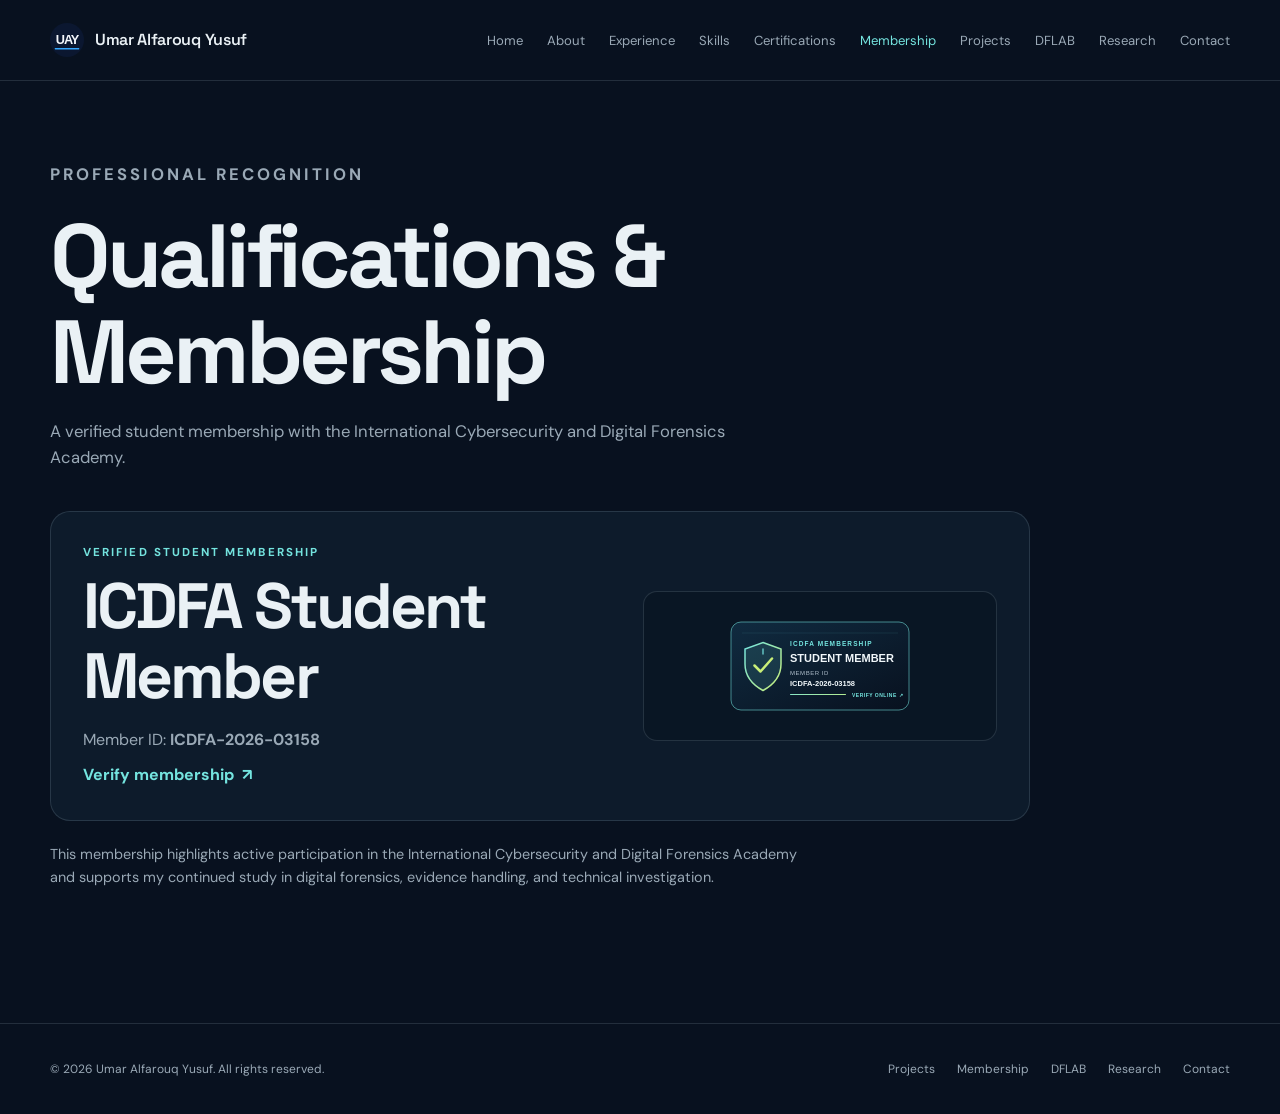
<file: membership.html>
<!doctype html>
<html lang="en">
<head>
  <meta charset="UTF-8">
  <meta name="viewport" content="width=device-width, initial-scale=1.0">
  <meta name="description" content="Digital Forensics research, technical notes, and analytical reference material by Umar Alfarouq Yusuf.">
  <meta name="theme-color" content="#08111f">
  <title>Membership | Umar Alfarouq Yusuf — Digital Forensics</title>
  <link rel="preconnect" href="https://fonts.googleapis.com">
  <link rel="preconnect" href="https://fonts.gstatic.com" crossorigin>
  <link href="https://fonts.googleapis.com/css2?family=DM+Sans:wght@400;500;600;700&family=Space+Grotesk:wght@500;600;700&display=swap" rel="stylesheet">
  <link rel="stylesheet" href="css/style.css">
  <style>
    .membership-main { padding: 80px 0 120px; }
    .membership-heading { margin-bottom: 40px; }
    .membership-heading p { max-width: 720px; color: var(--muted); font-size: 1.04rem; }
    .membership-card { display: grid; grid-template-columns: 1.2fr .8fr; gap: 28px; align-items: center; max-width: 980px; padding: 32px; border: 1px solid var(--line); border-radius: 20px; background: var(--panel); }
    .membership-label { margin: 0 0 10px; color: var(--cyan); font-size: .72rem; font-weight: 700; letter-spacing: .18em; text-transform: uppercase; }
    .membership-id { margin: 16px 0 10px; color: var(--muted); }
    .membership-verify { display: inline-flex; align-items: center; gap: 8px; color: var(--cyan); font-weight: 700; }
    .membership-verify:hover, .membership-verify:focus-visible { color: var(--lime); }
    .membership-badge-link { display: inline-flex; align-items: center; justify-content: center; min-width: 190px; min-height: 150px; padding: 18px; border: 1px solid var(--line); border-radius: 14px; background: rgba(8,17,31,.48); transition: border-color .2s ease, transform .2s ease; }
    .membership-badge-link:hover, .membership-badge-link:focus-visible { border-color: var(--cyan); outline: none; transform: translateY(-2px); }
    .membership-badge { display: block; width: auto; height: 90px; max-width: 100%; }
    .membership-note { max-width: 760px; margin-top: 22px; color: var(--muted); font-size: .9rem; }
    @media (max-width: 720px) { .membership-card { grid-template-columns: 1fr; gap: 24px; } .membership-badge-link { justify-self: start; min-width: 170px; min-height: 130px; } }
    @media (prefers-reduced-motion: reduce) { .membership-badge-link { transition: none; } }
  </style>
</head>
<body>
  <a class="skip-link" href="#main-content">Skip to content</a>
  <header class="site-header">
    <div class="container nav-wrap">
      <a class="brand" href="index.html" aria-label="Umar Alfarouq Yusuf home">
        <img src="assets/images/uay-emblem.svg" class="brand-emblem" alt="UAY emblem" width="34" height="34">
        <span>Umar Alfarouq Yusuf</span>
      </a>
      <nav class="site-nav" aria-label="Primary navigation">
        <a href="index.html">Home</a>
        <a href="about.html">About</a>
        <a href="experience.html">Experience</a>
        <a href="skills.html">Skills</a>
        <a href="certifications.html">Certifications</a>
        <a class="active" href="membership.html" aria-current="page">Membership</a>
        <a href="projects.html">Projects</a>
        <a href="lab.html">DFLAB</a>
        <a href="research.html">Research</a>
        <a href="contact.html">Contact</a>
      </nav>
    </div>
  </header>

  <main class="container membership-main" id="main-content">
    <div class="membership-heading">
      <p class="eyebrow">Professional Recognition</p>
      <h1>Qualifications &amp; Membership</h1>
      <p>A verified student membership with the International Cybersecurity and Digital Forensics Academy.</p>
    </div>

    <section class="membership-card" aria-labelledby="membership-title">
      <div>
        <p class="membership-label">Verified student membership</p>
        <h2 id="membership-title">ICDFA Student Member</h2>
        <p class="membership-id">Member ID: <strong>ICDFA-2026-03158</strong></p>
        <a class="membership-verify" href="https://membership.icdfa.edu.ng/verify.php?id=ICDFA-2026-03158" target="_blank" rel="noopener noreferrer">
          Verify membership <span aria-hidden="true">↗</span>
        </a>
      </div>
      <a class="membership-badge-link" href="https://membership.icdfa.edu.ng/verify.php?id=ICDFA-2026-03158" target="_blank" rel="noopener noreferrer" aria-label="Open ICDFA membership verification">
        <img class="membership-badge" src="assets/images/icdfa-student-member-badge.svg" alt="Custom portfolio badge displaying ICDFA Student Member and member ID ICDFA-2026-03158">
      </a>
    </section>

    <p class="membership-note">This membership highlights active participation in the International Cybersecurity and Digital Forensics Academy and supports my continued study in digital forensics, evidence handling, and technical investigation.</p>
  </main>

  <footer class="site-footer">
    <div class="container footer-wrap">
      <p>© 2026 Umar Alfarouq Yusuf. All rights reserved.</p>
      <div>
        <a href="projects.html">Projects</a>
        <a href="membership.html">Membership</a>
        <a href="lab.html">DFLAB</a>
        <a href="research.html">Research</a>
        <a href="contact.html">Contact</a>
      </div>
    </div>
  </footer>
</body>
</html>
</file>
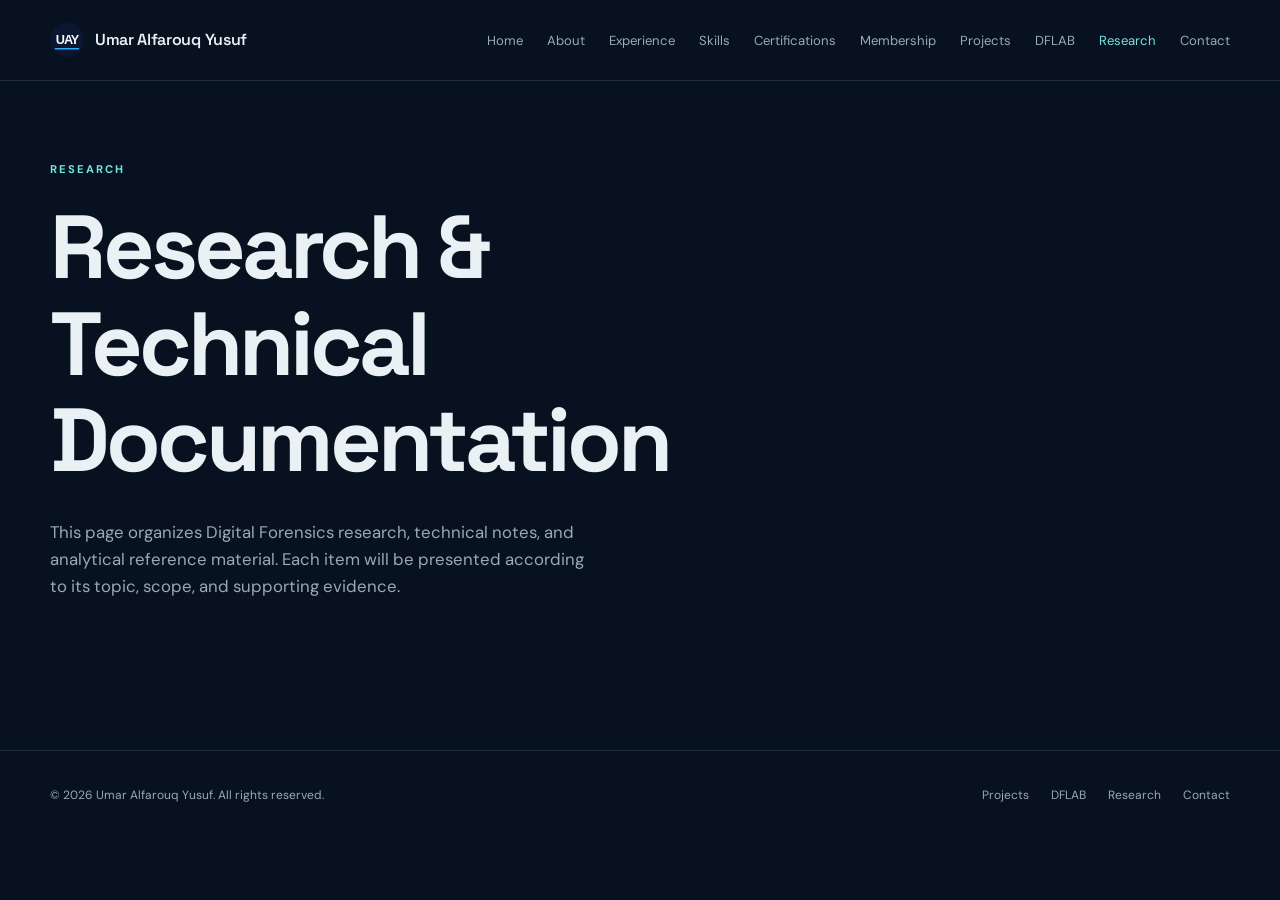
<file: research.html>
<!doctype html>
<html lang="en">
<head><meta charset="UTF-8"><meta name="viewport" content="width=device-width, initial-scale=1.0"><meta name="description" content="Digital Forensics research, papers, literature reviews, technical notes, tutorials, practical observations, and references by Umar Alfarouq Yusuf."><meta name="theme-color" content="#08111f"><title>Research | Umar Alfarouq Yusuf — Digital Forensics</title><link rel="preconnect" href="https://fonts.googleapis.com"><link rel="preconnect" href="https://fonts.gstatic.com" crossorigin><link href="https://fonts.googleapis.com/css2?family=DM+Sans:wght@400;500;600;700&family=Space+Grotesk:wght@500;600;700&display=swap" rel="stylesheet"><link rel="stylesheet" href="css/style.css"></head>
<body><header class="site-header"><div class="container nav-wrap"><a class="brand" href="index.html" aria-label="Umar Alfarouq Yusuf home"><img src="assets/images/uay-emblem.svg" class="brand-emblem" alt="UAY emblem" width="34" height="34"><span>Umar Alfarouq Yusuf</span></a><nav class="site-nav" aria-label="Primary navigation"><a href="index.html">Home</a><a href="about.html">About</a><a href="experience.html">Experience</a><a href="skills.html">Skills</a><a href="certifications.html">Certifications</a><a href="membership.html">Membership</a><a href="projects.html">Projects</a><a href="lab.html">DFLAB</a><a class="active" href="research.html" aria-current="page">Research</a><a href="contact.html">Contact</a></nav></div></header>
<main class="container" style="padding:80px 0 120px"><p class="eyebrow">Research</p><h1>Research &amp; Technical Documentation</h1><p class="hero-text">This page organizes Digital Forensics research, technical notes, and analytical reference material. Each item will be presented according to its topic, scope, and supporting evidence.</p></main>
<footer class="site-footer"><div class="container footer-wrap"><p>© 2026 Umar Alfarouq Yusuf. All rights reserved.</p><div><a href="projects.html">Projects</a><a href="lab.html">DFLAB</a><a href="research.html">Research</a><a href="contact.html">Contact</a></div></div></footer></body></html>
</file>
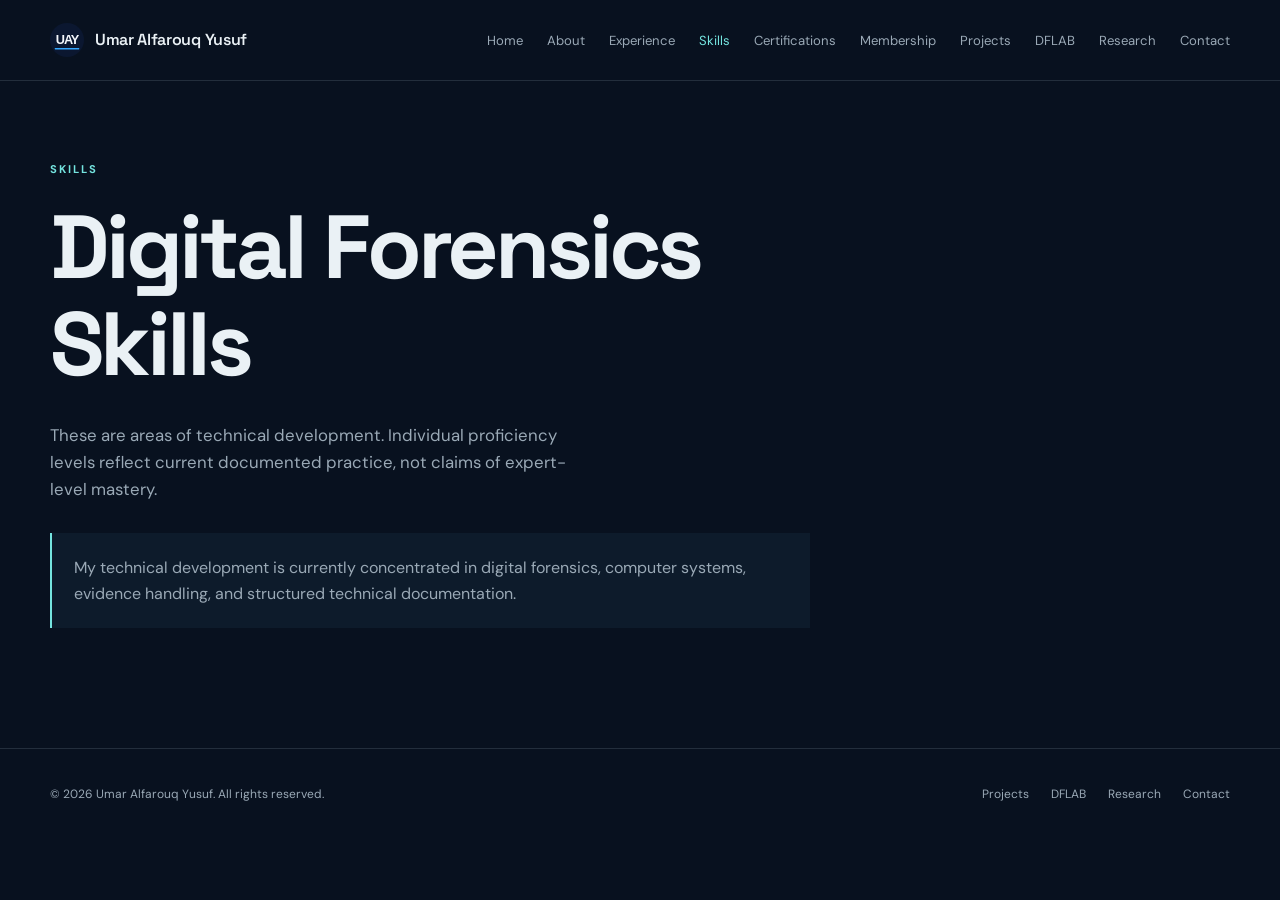
<file: skills.html>
<!doctype html>
<html lang="en">
<head>
  <meta charset="UTF-8">
  <meta name="viewport" content="width=device-width, initial-scale=1.0">
  <meta name="description" content="Digital Forensics technical capabilities and tools of Umar Alfarouq Yusuf, with experience levels stated transparently.">
  <meta name="theme-color" content="#08111f">
  <title>Skills | Umar Alfarouq Yusuf — Digital Forensics</title>
  <link rel="preconnect" href="https://fonts.googleapis.com">
  <link rel="preconnect" href="https://fonts.gstatic.com" crossorigin>
  <link href="https://fonts.googleapis.com/css2?family=DM+Sans:wght@400;500;600;700&family=Space+Grotesk:wght@500;600;700&display=swap" rel="stylesheet">
  <link rel="stylesheet" href="css/style.css">
  <style>
    .skill-level { display: block; margin-top: 16px; color: var(--lime); font-size: .72rem; font-weight: 700; letter-spacing: .08em; text-transform: uppercase; }
    .skill-note { max-width: 760px; padding: 22px; border-left: 2px solid var(--cyan); background: var(--panel); color: var(--muted); }
  </style>
</head>
<body>
<header class="site-header"><div class="container nav-wrap"><a class="brand" href="index.html" aria-label="Umar Alfarouq Yusuf home"><img src="assets/images/uay-emblem.svg" class="brand-emblem" alt="UAY emblem" width="34" height="34"><span>Umar Alfarouq Yusuf</span></a><nav class="site-nav" aria-label="Primary navigation"><a href="index.html">Home</a><a href="about.html">About</a><a href="experience.html">Experience</a><a class="active" href="skills.html" aria-current="page">Skills</a><a href="certifications.html">Certifications</a><a href="membership.html">Membership</a><a href="projects.html">Projects</a><a href="lab.html">DFLAB</a><a href="research.html">Research</a><a href="contact.html">Contact</a></nav></div></header>
<main class="container" style="padding:80px 0 120px">
  <p class="eyebrow">Skills</p>
  <h1>Digital Forensics Skills</h1>
  <p class="hero-text">These are areas of technical development. Individual proficiency levels reflect current documented practice, not claims of expert-level mastery.</p>
  <div class="skill-note">
    My technical development is currently concentrated in digital forensics, computer systems, evidence handling, and structured technical documentation.
  </div>
</main>
<footer class="site-footer"><div class="container footer-wrap"><p>© 2026 Umar Alfarouq Yusuf. All rights reserved.</p><div><a href="projects.html">Projects</a><a href="lab.html">DFLAB</a><a href="research.html">Research</a><a href="contact.html">Contact</a></div></div></footer>
</body>
</html>
</file>
<file: css/style.css>
:root {
  --ink: #eaf1f5;
  --muted: #9aa9b6;
  --line: rgba(190, 215, 225, .15);
  --navy: #08111f;
  --panel: #0d1b2b;
  --cyan: #74e4df;
  --lime: #c9ef78;
  --max: 1180px;
}

* { box-sizing: border-box; }
html { scroll-behavior: smooth; }
body { margin: 0; color: var(--ink); background: var(--navy); font-family: "DM Sans", sans-serif; line-height: 1.6; }
a { color: inherit; text-decoration: none; }
.container { width: min(calc(100% - 48px), var(--max)); margin-inline: auto; }
.skip-link { position: fixed; top: -100px; left: 20px; z-index: 10; padding: 10px 14px; color: var(--navy); background: var(--cyan); }
.skip-link:focus { top: 20px; }

.site-header { border-bottom: 1px solid var(--line); }
.nav-wrap, .footer-wrap { display: flex; align-items: center; justify-content: space-between; min-height: 80px; gap: 24px; }
.brand { display: inline-flex; align-items: center; gap: 11px; font-family: "Space Grotesk", sans-serif; font-weight: 600; letter-spacing: -.02em; white-space: nowrap; }
.brand-emblem {
  width: 34px;
  height: 34px;
  display: block;
  border-radius: 50%;
  object-fit: cover;
}
.brand-mark { display: grid; width: 34px; height: 34px; place-items: center; color: var(--navy); background: var(--cyan); font-size: .7rem; font-weight: 700; }
.site-nav { display: flex; flex-wrap: wrap; justify-content: flex-end; gap: 24px; color: var(--muted); font-size: .82rem; }
.site-nav a { transition: color .2s ease; }
.site-nav a:hover, .site-nav a.active { color: var(--cyan); }

.hero { display: grid; grid-template-columns: 1.1fr .9fr; align-items: center; min-height: 650px; gap: 50px; padding-block: 90px; }
.eyebrow { margin: 0 0 20px; color: var(--cyan); font-size: .7rem; font-weight: 700; letter-spacing: .18em; text-transform: uppercase; }
.status-dot, .pulse { display: inline-block; width: 7px; height: 7px; margin-right: 8px; border-radius: 50%; background: var(--lime); box-shadow: 0 0 12px var(--lime); }
h1, h2, h3 { margin: 0; font-family: "Space Grotesk", sans-serif; line-height: 1.08; letter-spacing: -.045em; }
h1 { max-width: 700px; font-size: clamp(3.2rem, 7vw, 6.3rem); }
h1 span, h2 em { color: var(--cyan); font-style: normal; }
.hero-text { max-width: 540px; margin: 30px 0; color: var(--muted); font-size: 1.05rem; }
.hero-actions { display: flex; flex-wrap: wrap; gap: 12px; }
.button {
  display: inline-flex;
  align-items: center;
  justify-content: center;
  gap: 18px;
  min-height: 48px;
  padding: 0 20px;
  border: 1px solid var(--cyan);
  font-size: .8rem;
  font-weight: 700;
  transition: transform .2s ease, background-color .2s ease, border-color .2s ease;
}
.button:hover { transform: translateY(-3px); }
.button-primary { color: var(--navy); background: var(--cyan); }
.button-primary:hover { background: var(--lime); border-color: var(--lime); }
.button-secondary { border-color: var(--line); color: var(--muted); }
.button-secondary:hover { color: var(--ink); border-color: var(--cyan); }

.hero-visual { position: relative; display: grid; min-height: 390px; place-items: center; }
.orbit { position: absolute; border: 1px solid var(--line); border-radius: 50%; transform: rotate(-25deg); }
.orbit-one { width: 360px; height: 190px; }
.orbit-two { width: 240px; height: 370px; }

.profile-photo {
  width: min(300px, 40vw);
  aspect-ratio: 3 / 4;
  border-radius: 10px;
  overflow: hidden;
  background: linear-gradient(180deg, rgba(8,17,31,0.88), rgba(13,27,43,0.95));
  border: 1px solid rgba(116,228,223,0.08);
  box-shadow: 0 8px 30px rgba(2,6,10,0.6);
  z-index: 3;
  display: block;
  margin-inline-start: auto;
}
.profile-photo img {
  width: 100%;
  height: 100%;
  object-fit: cover;
  object-position: 50% 38%;
  display: block;
}

.evidence-card {
  position: relative;
  width: min(100%, 260px);
  min-height: 320px;
  padding: 20px;
  overflow: hidden;
  border: 1px solid rgba(116, 228, 223, .12);
  background: linear-gradient(145deg, rgba(18,48,68,0.18), rgba(13,27,43,0.14));
  transform: rotate(-6deg);
  box-shadow: none;
  z-index: 1;
  margin-left: -20px;
}
.evidence-card .fingerprint { position: absolute; top: 80px; left: 0; width: 100%; color: var(--cyan); opacity: .08; text-align: center; font-size: 7rem; }
.scan-lines { height: 100px; margin: 34px -20px 20px; opacity: .22; background: repeating-linear-gradient(0deg, transparent 0 10px, rgba(116,228,223,0.06) 11px 12px); }
.card-top, .card-meta { display: flex; justify-content: space-between; color: var(--muted); font-size: .62rem; letter-spacing: .12em; }
.card-title { position: relative; margin: 0 0 28px; font-size: 1.25rem; line-height: 1.2; }
.card-title strong, .card-meta strong { color: var(--lime); }

.intro-section { display: grid; grid-template-columns: 1fr 1fr; gap: 80px; padding-block: 115px; border-top: 1px solid var(--line); }
h2 { font-size: clamp(2.4rem, 5vw, 4.5rem); }
.intro-content { max-width: 440px; padding-top: 44px; color: var(--muted); font-size: 1.1rem; }
.text-link { display: inline-flex; gap: 18px; margin-top: 22px; color: var(--cyan); font-size: .82rem; font-weight: 700; }
.text-link:hover { color: var(--lime); }
.focus-section { padding-block: 100px 120px; background: #0a1726; }
.section-heading-row { display: flex; align-items: end; justify-content: space-between; margin-bottom: 50px; }
.section-heading-row .text-link { margin-bottom: 8px; }
.focus-grid { display: grid; grid-template-columns: repeat(3, 1fr); gap: 14px; }
.focus-card { position: relative; min-height: 290px; padding: 28px; border: 1px solid var(--line); background: var(--panel); }
.focus-card.featured { border-color: rgba(116, 228, 223, .6); background: linear-gradient(135deg, #123044, #0d1b2b); }
.focus-card .number { color: var(--cyan); font-size: .7rem; letter-spacing: .1em; }
.focus-card h3 { margin-top: 65px; font-size: 1.8rem; }
.focus-card p { max-width: 220px; color: var(--muted); font-size: .87rem; }
.focus-card > a { position: relative; right: 27px; bottom: 25px; color: var(--cyan); font-size: 1.4rem; }
.cta-section { padding-block: 100px; }
.cta-box { padding: 65px; border: 1px solid var(--line); background: radial-gradient(circle at 90% 20%, rgba(116, 228, 223, .14), transparent 35%), var(--panel); }
.cta-box h2 { margin-bottom: 35px; }
.site-footer { border-top: 1px solid var(--line); color: var(--muted); font-size: .75rem; }
.footer-wrap { min-height: 90px; }
.footer-wrap div { display: flex; gap: 22px; }
.footer-wrap a:hover { color: var(--cyan); }

@media (max-width: 1100px) {
  .profile-photo { width: min(260px, 36vw); }
  .evidence-card { width: min(220px, 36vw); min-height: 280px; margin-left: -12px; transform: rotate(-5deg); }
  .orbit-one { width: 300px; height: 160px; }
  .orbit-two { width: 200px; height: 300px; }
}

@media (max-width: 850px) {
  .nav-wrap { align-items: flex-start; flex-direction: column; padding-block: 18px; }
  .site-nav { justify-content: flex-start; gap: 12px 18px; }
  .hero { grid-template-columns: 1fr; padding-block: 75px; }
  .hero-visual { min-height: 330px; }
  .profile-photo { width: min(220px, 46vw); aspect-ratio: 3 / 4; margin: 0 auto 18px; }
  .evidence-card { position: relative; margin: 0 auto; transform: none; margin-top: 8px; }
  .intro-section { gap: 35px; }
}

@media (max-width: 620px) {
  .container { width: min(calc(100% - 32px), var(--max)); }
  h1 { font-size: clamp(2.9rem, 15vw, 4.5rem); }
  .intro-section, .focus-grid { grid-template-columns: 1fr; }
  .intro-content { padding-top: 0; }
  .section-heading-row { align-items: flex-start; flex-direction: column; gap: 15px; }
  .focus-card { min-height: 245px; }
  .focus-card h3 { margin-top: 45px; }
  .cta-box { padding: 38px 24px; }
  .footer-wrap { align-items: flex-start; flex-direction: column; justify-content: center; padding-block: 25px; }
  .profile-photo { width: min(180px, 44vw); aspect-ratio: 3 / 4; }
  .evidence-card { width: min(240px, 60vw); }
}

@media (prefers-reduced-motion: reduce) { *, *::before, *::after { scroll-behavior: auto !important; transition: none !important; } }
</file>
